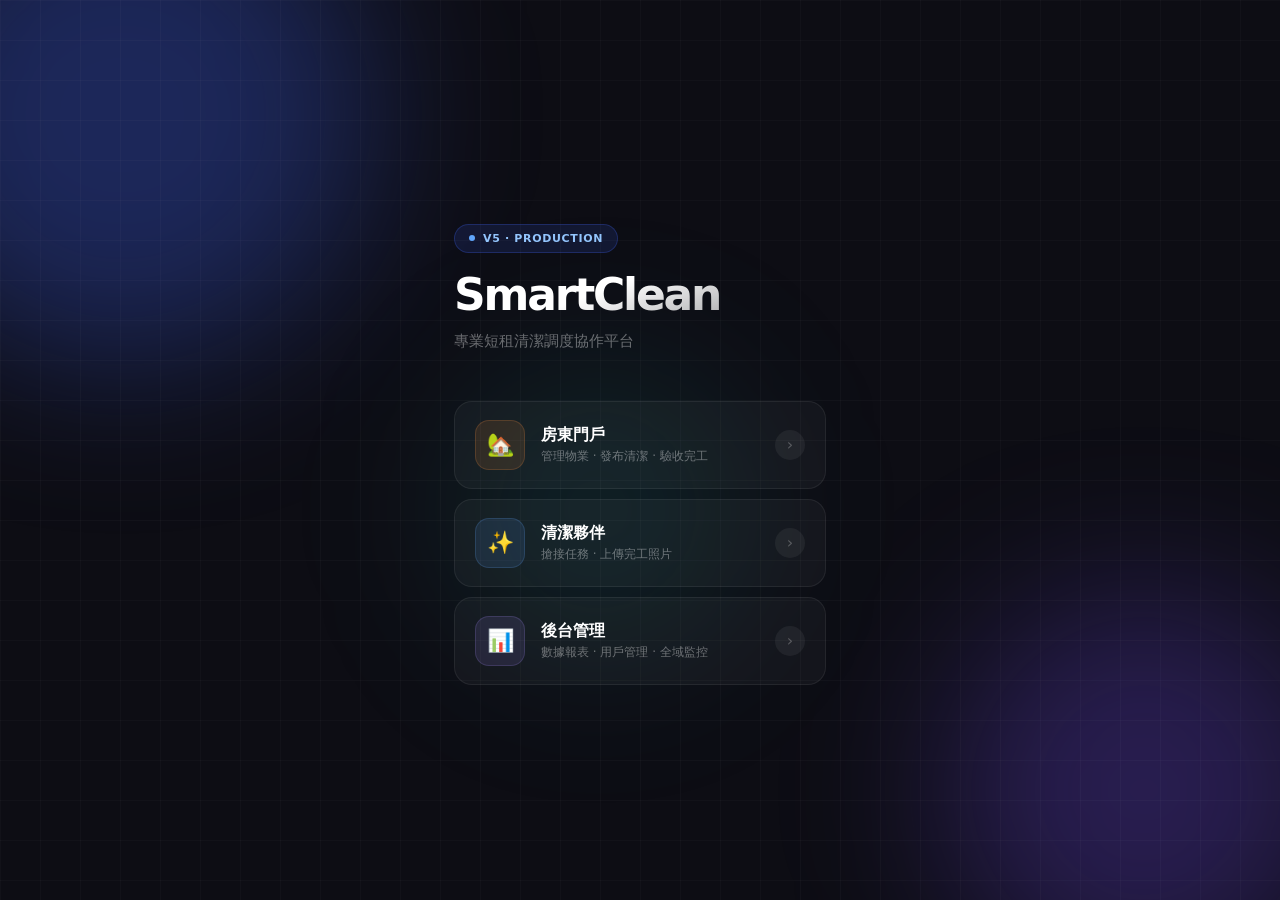
<file: static/index.html>
<!DOCTYPE html>
<html lang="zh-TW">
<head>
<meta charset="UTF-8">
<meta name="viewport" content="width=device-width,initial-scale=1,viewport-fit=cover">
<meta name="mobile-web-app-capable" content="yes">
<meta name="apple-mobile-web-app-capable" content="yes">
<meta name="apple-mobile-web-app-status-bar-style" content="black-translucent">
<meta name="theme-color" content="#0d0d14">
<link rel="icon" href="data:image/svg+xml,<svg xmlns='http://www.w3.org/2000/svg' viewBox='0 0 32 32'><rect width='32' height='32' rx='8' fill='%233b5bdb'/><text y='24' x='5' font-size='22'>&#127968;</text></svg>">
<title>SmartClean</title>
<style>
*,*::before,*::after{box-sizing:border-box;margin:0;padding:0;-webkit-tap-highlight-color:transparent}
html{height:100%}
body{min-height:100svh;display:flex;flex-direction:column;font-family:-apple-system,'Inter',system-ui,sans-serif;background:#0d0d14;color:#fff;-webkit-font-smoothing:antialiased;overflow-x:hidden}
.bg{position:fixed;inset:0;z-index:0;overflow:hidden}
.orb{position:absolute;border-radius:50%;filter:blur(80px);animation:drift 12s ease-in-out infinite}
.orb1{width:500px;height:500px;top:-15%;left:-10%;background:rgba(59,91,219,.35);animation-delay:0s}
.orb2{width:400px;height:400px;bottom:-10%;right:-5%;background:rgba(112,72,232,.28);animation-delay:-4s}
.orb3{width:300px;height:300px;top:40%;left:35%;background:rgba(32,178,170,.12);animation-delay:-8s}
@keyframes drift{0%,100%{transform:translate(0,0) scale(1)}33%{transform:translate(30px,-20px) scale(1.05)}66%{transform:translate(-20px,30px) scale(.95)}}
.grid{position:fixed;inset:0;z-index:0;background-image:linear-gradient(rgba(255,255,255,.025) 1px,transparent 1px),linear-gradient(90deg,rgba(255,255,255,.025) 1px,transparent 1px);background-size:40px 40px}
.wrap{position:relative;z-index:1;flex:1;display:flex;flex-direction:column;justify-content:center;padding:48px 24px 40px;max-width:420px;margin:0 auto;width:100%}
.logo{margin-bottom:48px}
.badge{display:inline-flex;align-items:center;gap:8px;background:rgba(59,91,219,.15);border:1px solid rgba(59,91,219,.3);padding:7px 14px;border-radius:999px;margin-bottom:20px}
.dot{width:6px;height:6px;border-radius:50%;background:#60a5fa;animation:blink 2s infinite}
@keyframes blink{0%,100%{opacity:1}50%{opacity:.3}}
.badge-t{font-size:11px;font-weight:700;color:#93c5fd;letter-spacing:.06em;text-transform:uppercase}
.title{font-size:44px;font-weight:800;letter-spacing:-.05em;line-height:1;background:linear-gradient(160deg,#fff 40%,rgba(255,255,255,.5));-webkit-background-clip:text;-webkit-text-fill-color:transparent;background-clip:text}
.sub{font-size:15px;color:rgba(255,255,255,.38);margin-top:12px;line-height:1.6}
.portals{display:flex;flex-direction:column;gap:10px}
.portal{display:flex;align-items:center;gap:16px;padding:18px 20px;border-radius:18px;border:1px solid rgba(255,255,255,.07);background:rgba(255,255,255,.035);cursor:pointer;transition:all .18s}
.portal:hover{border-color:rgba(255,255,255,.14);background:rgba(255,255,255,.07);transform:translateY(-1px)}
.portal:active{transform:scale(.97)}
.pi{width:50px;height:50px;border-radius:14px;display:flex;align-items:center;justify-content:center;font-size:22px;flex-shrink:0}
.pi-a{background:rgba(251,146,60,.12);border:1px solid rgba(251,146,60,.18)}
.pi-b{background:rgba(96,165,250,.12);border:1px solid rgba(96,165,250,.18)}
.pi-c{background:rgba(167,139,250,.12);border:1px solid rgba(167,139,250,.18)}
.pn{font-size:16px;font-weight:700;color:#fff}
.pd{font-size:12px;color:rgba(255,255,255,.38);margin-top:2px}
.pa{width:30px;height:30px;border-radius:50%;background:rgba(255,255,255,.06);display:flex;align-items:center;justify-content:center;color:rgba(255,255,255,.25);margin-left:auto;flex-shrink:0;transition:.18s}
.portal:hover .pa{background:rgba(255,255,255,.1);color:rgba(255,255,255,.6)}
.modal{display:none;position:fixed;inset:0;z-index:100;background:rgba(0,0,0,.65);backdrop-filter:blur(10px);align-items:flex-end;justify-content:center}
.modal.open{display:flex;animation:fi .2s ease}
@keyframes fi{from{opacity:0}}
.sheet{width:100%;max-width:480px;background:rgba(16,16,26,.98);border:1px solid rgba(255,255,255,.09);border-radius:26px 26px 0 0;padding:22px 22px calc(22px + env(safe-area-inset-bottom));animation:su .3s cubic-bezier(.2,1,.3,1)}
@keyframes su{from{transform:translateY(100%)}}
.hdl{width:36px;height:4px;background:rgba(255,255,255,.12);border-radius:2px;margin:0 auto 22px}
.stitle{font-size:20px;font-weight:800;letter-spacing:-.03em;text-align:center;margin-bottom:20px;color:#fff}
.field{margin-bottom:14px}
.field label{display:block;font-size:11px;font-weight:700;letter-spacing:.07em;text-transform:uppercase;color:rgba(255,255,255,.3);margin-bottom:7px}
.inp{width:100%;padding:14px 15px;background:rgba(255,255,255,.06);border:1.5px solid rgba(255,255,255,.09);border-radius:13px;font-size:15px;font-weight:500;color:#fff;outline:none;transition:.15s;font-family:inherit}
.inp::placeholder{color:rgba(255,255,255,.2)}
.inp:focus{background:rgba(255,255,255,.1);border-color:rgba(96,165,250,.5);box-shadow:0 0 0 4px rgba(59,91,219,.12)}
.btn{width:100%;padding:15px;border-radius:15px;font-size:15px;font-weight:700;letter-spacing:-.01em;border:none;cursor:pointer;transition:.15s;font-family:inherit}
.btn:active{transform:scale(.97)}
.btn:disabled{opacity:.4;cursor:not-allowed;transform:none}
.btn-p{background:#fff;color:#0d0d14}
.btn-g{background:transparent;color:rgba(255,255,255,.35);border:1.5px solid rgba(255,255,255,.08);margin-top:8px}
.toast{position:fixed;bottom:32px;left:50%;transform:translateX(-50%) translateY(12px);background:rgba(22,22,34,.96);border:1px solid rgba(255,255,255,.1);color:#fff;padding:12px 22px;border-radius:999px;font-size:14px;font-weight:600;box-shadow:0 8px 32px rgba(0,0,0,.5);opacity:0;transition:.3s cubic-bezier(.2,1,.3,1);z-index:999;white-space:nowrap;pointer-events:none}
.toast.show{opacity:1;transform:translateX(-50%) translateY(0)}
.toast.error{background:rgba(153,27,27,.97)}
.toast.success{background:rgba(20,83,45,.97)}
</style>
</head>
<body>
<div class="bg"><div class="orb orb1"></div><div class="orb orb2"></div><div class="orb orb3"></div></div>
<div class="grid"></div>
<div class="wrap">
  <div class="logo">
    <div class="badge"><div class="dot"></div><span class="badge-t">v5 · Production</span></div>
    <div class="title">SmartClean</div>
    <div class="sub">專業短租清潔調度協作平台</div>
  </div>
  <div class="portals">
    <div class="portal" onclick="openLogin('host');setTimeout(doLogin,500)">
      <div class="pi pi-a">&#127969;</div>
      <div><div class="pn">房東門戶</div><div class="pd">管理物業 · 發布清潔 · 驗收完工</div></div>
      <div class="pa">&#8250;</div>
    </div>
    <div class="portal" onclick="openLogin('cleaner');setTimeout(doLogin,500)">
      <div class="pi pi-b">&#10024;</div>
      <div><div class="pn">清潔夥伴</div><div class="pd">搶接任務 · 上傳完工照片</div></div>
      <div class="pa">&#8250;</div>
    </div>
    <div class="portal" onclick="openLogin('admin');setTimeout(doLogin,500)">
      <div class="pi pi-c">&#128202;</div>
      <div><div class="pn">後台管理</div><div class="pd">數據報表 · 用戶管理 · 全域監控</div></div>
      <div class="pa">&#8250;</div>
    </div>
  </div>
</div>
<div class="modal" id="modal" onclick="if(event.target===this)closeModal()">
  <div class="sheet">
    <div class="hdl"></div>
    <div class="stitle" id="_title">登入</div>
    <div id="_fields"></div>
    <button class="btn btn-p" id="_submit" onclick="doLogin()">進入系統</button>
    <button class="btn btn-g" onclick="closeModal()">取消</button>
  </div>
</div>
<div class="toast" id="toast"></div>
<script>
window.Auth={getToken(){return localStorage.getItem('auth_token')},setToken(t){localStorage.setItem('auth_token',t)},clear(){localStorage.clear()},headers(){const t=this.getToken();return t?{'Content-Type':'application/json','Authorization':'Bearer '+t}:{'Content-Type':'application/json'}}};
window.apiFetch=async function(p,m='GET',b=null,f=false){const o={method:m};if(f){const t=Auth.getToken();if(t)o.headers={'Authorization':'Bearer '+t};o.body=b}else{o.headers=Auth.headers();if(b)o.body=JSON.stringify(b)}const r=await fetch('/api'+p,o);if(r.status===401&&!['/','/index.html',''].includes(location.pathname)){Auth.clear();location.href='/';throw new Error('401')}let d;try{d=await r.json()}catch{d={success:false,detail:'HTTP '+r.status}}return{ok:r.ok,status:r.status,data:d}};
let _tt=null;window.showToast=function(m,t=''){const e=document.getElementById('toast');if(!e)return;e.textContent=m;e.className='toast show'+(t?' '+t:'');clearTimeout(_tt);_tt=setTimeout(()=>e.classList.remove('show'),3000)};
window.haptic=t=>navigator.vibrate&&navigator.vibrate(t==='error'?[25,15,25]:8);
function openModal(){document.getElementById('modal').classList.add('open')}
function closeModal(){document.getElementById('modal').classList.remove('open')}
let _m='';
function openLogin(mode){
  _m=mode;
  document.getElementById('_title').textContent={host:'房東登入',cleaner:'清潔夥伴登入',admin:'管理員登入'}[mode];
  if(mode==='admin'){
    document.getElementById('_fields').innerHTML='<div class="field"><label>手機號碼</label><input type="tel" id="f1" class="inp" placeholder="手機號碼" autocomplete="username" value="9999999999"></div><div class="field"><label>密碼</label><input type="password" id="f2" class="inp" placeholder="密碼" autocomplete="current-password" value="test1234" onkeydown="if(event.key===\'Enter\')doLogin()"></div>';
  }else if(mode==='host'){
    document.getElementById('_fields').innerHTML='<div class="field"><label>房東驗證碼</label><input type="text" id="f1" class="inp" placeholder="6-8 位驗證碼" autocapitalize="characters" autocomplete="off" spellcheck="false" value="1RGTSICD" oninput="this.value=this.value.toUpperCase()" onkeydown="if(event.key===\'Enter\')doLogin()"></div>';
  }else{
    document.getElementById('_fields').innerHTML='<div class="field"><label>清潔夥伴驗證碼</label><input type="text" id="f1" class="inp" placeholder="6-8 位驗證碼" autocapitalize="characters" autocomplete="off" spellcheck="false" value="JL94ZC" oninput="this.value=this.value.toUpperCase()" onkeydown="if(event.key===\'Enter\')doLogin()"></div>';
  }
  openModal();setTimeout(()=>document.getElementById('f1')?.focus(),300);
}
async function doLogin(){
  const btn=document.getElementById('_submit');btn.disabled=true;btn.textContent='驗證中…';
  try{
    if(_m==='admin'){
      const ph=(document.getElementById('f1')?.value||'').trim(),pw=document.getElementById('f2')?.value||'';
      if(!ph||!pw){showToast('請填寫帳號與密碼','error');return}
      const{ok,data}=await apiFetch('/auth/login','POST',{phone:ph,password:pw,user_type:'host'});
      if(ok&&data.data?.token){Auth.setToken(data.data.token);localStorage.setItem('admin_name',data.data.name||'管理員');showToast('登入成功','success');setTimeout(()=>location.href='/admin',400)}
      else showToast(data.detail||'帳號或密碼錯誤','error');
    }else{
      const c=(document.getElementById('f1')?.value||'').trim();
      if(!c){showToast('請輸入驗證碼','error');return}
      const{ok,data}=await apiFetch('/auth/login-by-code','POST',{code:c,user_type:_m});
      if(ok&&data.data?.token){
        const d=data.data;Auth.setToken(d.token);
        if(_m==='host'){localStorage.setItem('host_id',d.user_id);localStorage.setItem('host_phone',d.phone);localStorage.setItem('host_name',d.name);showToast('登入成功','success');setTimeout(()=>location.href='/host',400)}
        else{localStorage.setItem('cleaner_id',d.user_id);localStorage.setItem('cleaner_name',d.name);showToast('登入成功','success');setTimeout(()=>location.href='/cleaner',400)}
      }else showToast(data.detail||'驗證碼錯誤','error');
    }
  }catch(e){if(e.message!=='401')showToast('網路錯誤','error')}
  finally{btn.disabled=false;btn.textContent='進入系統'}
}
</script>
</body>
</html>
</file>
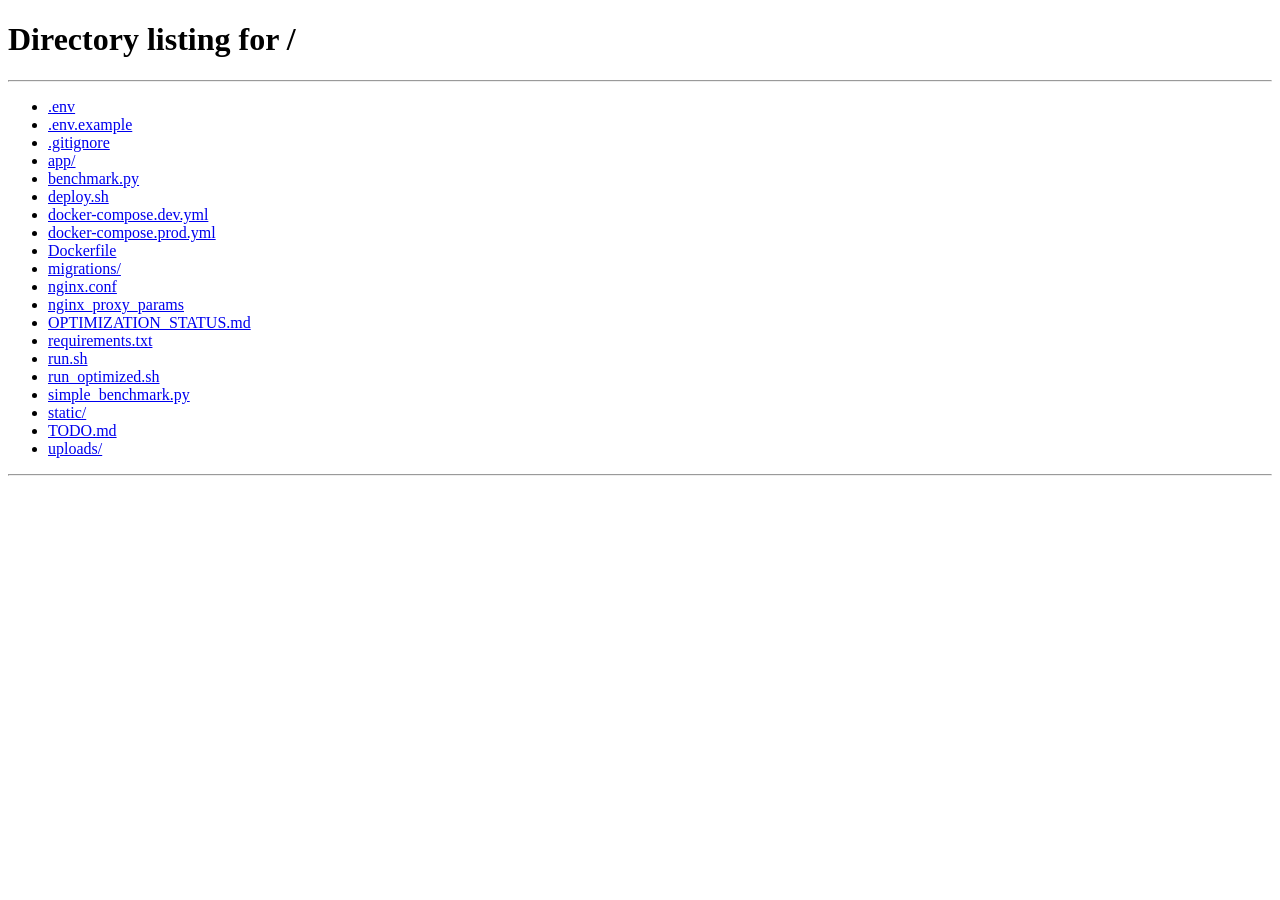
<file: static/admin.html>
<!DOCTYPE html>
<html lang="zh-TW">
<head>
<meta charset="UTF-8">
<meta name="viewport" content="width=device-width,initial-scale=1,viewport-fit=cover">
<meta name="mobile-web-app-capable" content="yes">
<meta name="apple-mobile-web-app-capable" content="yes">
<meta name="theme-color" content="#f4f4f8">
<link rel="icon" href="data:image/svg+xml,<svg xmlns='http://www.w3.org/2000/svg' viewBox='0 0 32 32'><rect width='32' height='32' rx='8' fill='%233b5bdb'/><text y='24' x='4' font-size='22'>&#128202;</text></svg>">
<title>後台管理 – SmartClean</title>
<style>

/* SmartClean 2025 — Bold, Dark-Capable Design System */
*,*::before,*::after{box-sizing:border-box;margin:0;padding:0;-webkit-tap-highlight-color:transparent}
html{scroll-behavior:smooth}
body{font-family:-apple-system,'Inter',system-ui,sans-serif;background:#f4f4f8;color:#111118;-webkit-font-smoothing:antialiased;line-height:1.5;min-height:100svh}

/* ── Loading ── */
#_ov{display:none;position:fixed;inset:0;z-index:9999;background:rgba(10,10,18,.6);backdrop-filter:blur(6px);align-items:center;justify-content:center;flex-direction:column;gap:14px}
._sp{width:38px;height:38px;border:3px solid rgba(255,255,255,.2);border-top-color:#fff;border-radius:50%;animation:_s .7s linear infinite}
@keyframes _s{to{transform:rotate(360deg)}}
#_ov span{color:#fff;font-size:14px;font-weight:600}

/* ── Toast ── */
.toast{position:fixed;bottom:calc(88px + env(safe-area-inset-bottom));left:50%;transform:translateX(-50%) translateY(12px);background:#111118;color:#fff;padding:12px 22px;border-radius:999px;font-size:14px;font-weight:600;box-shadow:0 8px 32px rgba(0,0,0,.18);opacity:0;transition:.3s cubic-bezier(.2,1,.3,1);z-index:9998;white-space:nowrap;pointer-events:none;border:1px solid rgba(255,255,255,.08)}
.toast.show{opacity:1;transform:translateX(-50%) translateY(0)}
.toast.error{background:#b91c1c}
.toast.success{background:#166534}

/* ── Header ── */
.hdr{position:sticky;top:0;z-index:100;display:flex;align-items:center;justify-content:space-between;padding:calc(env(safe-area-inset-top)+12px) 18px 12px;background:rgba(244,244,248,.9);backdrop-filter:blur(20px) saturate(1.8);-webkit-backdrop-filter:blur(20px) saturate(1.8);border-bottom:1px solid rgba(0,0,0,.07)}
.hdr-title{font-size:17px;font-weight:700;letter-spacing:-.025em}
.hdr-btn{padding:7px 15px;border-radius:999px;border:1.5px solid rgba(0,0,0,.1);background:#fff;font-size:13px;font-weight:600;color:#444;cursor:pointer;transition:.15s;font-family:inherit}
.hdr-btn:active{background:#f0f0f4}

/* ── Cards ── */
.card{background:#fff;border-radius:20px;padding:18px;box-shadow:0 1px 3px rgba(0,0,0,.06),0 4px 12px rgba(0,0,0,.04);border:1px solid rgba(0,0,0,.05)}
.card+.card{margin-top:10px}

/* ── Stats ── */
.stats{display:grid;gap:10px;padding:14px 16px 0}
.stat{background:#fff;border-radius:18px;padding:16px;box-shadow:0 1px 3px rgba(0,0,0,.05),0 4px 12px rgba(0,0,0,.03);border:1px solid rgba(0,0,0,.05);cursor:default}
.stat-n{font-size:26px;font-weight:800;letter-spacing:-.04em;line-height:1}
.stat-l{font-size:11px;font-weight:600;color:#888;margin-top:5px;text-transform:uppercase;letter-spacing:.03em}

/* ── Badges ── */
.badge{display:inline-flex;align-items:center;gap:5px;padding:4px 10px;border-radius:999px;font-size:11px;font-weight:700;letter-spacing:.02em}
.badge::before{content:'';width:5px;height:5px;border-radius:50%;flex-shrink:0}
.b-open{background:#fff7ed;color:#c2410c}.b-open::before{background:#f97316}
.b-accepted{background:#eff6ff;color:#1d4ed8}.b-accepted::before{background:#3b82f6}
.b-arrived{background:#fdf4ff;color:#7e22ce}.b-arrived::before{background:#a855f7}
.b-completed{background:#f0fdf4;color:#15803d}.b-completed::before{background:#22c55e}
.b-cancelled{background:#f9fafb;color:#6b7280}.b-cancelled::before{background:#9ca3af}
.b-verified{background:#ecfdf5;color:#065f46}.b-verified::before{background:#10b981}

/* ── Inputs ── */
.field{margin-bottom:16px}
.field label{display:block;font-size:11px;font-weight:700;letter-spacing:.06em;text-transform:uppercase;color:#888;margin-bottom:7px}
.input{width:100%;padding:13px 15px;background:#f4f4f8;border:1.5px solid transparent;border-radius:13px;font-size:15px;font-weight:500;color:#111118;outline:none;transition:.15s;font-family:inherit}
.input::placeholder{color:#aaa}
.input:focus{background:#fff;border-color:#3b5bdb;box-shadow:0 0 0 3px rgba(59,91,219,.1)}
textarea.input{resize:none;line-height:1.5}
select.input{cursor:pointer}

/* ── Buttons ── */
.btn{width:100%;padding:15px;border-radius:16px;font-size:15px;font-weight:700;letter-spacing:-.01em;border:none;cursor:pointer;transition:.15s;font-family:inherit}
.btn:active{transform:scale(.97);opacity:.9}
.btn:disabled{opacity:.4;cursor:not-allowed;transform:none}
.btn-primary{background:#111118;color:#fff}
.btn-blue{background:#3b5bdb;color:#fff}
.btn-ghost{background:transparent;color:#888;border:1.5px solid rgba(0,0,0,.1)}

/* ── Action row ── */
.actions{display:flex;gap:8px;margin-top:14px;padding-top:14px;border-top:1px solid #f0f0f4}
.act{flex:1;padding:10px;border-radius:12px;border:none;font-size:13px;font-weight:700;cursor:pointer;transition:.15s;font-family:inherit}
.act:active{transform:scale(.95)}
.act-blue{background:#eff6ff;color:#1d4ed8}
.act-red{background:#fef2f2;color:#dc2626}
.act-green{background:#f0fdf4;color:#15803d}

/* ── Bottom nav ── */
.nav{position:fixed;bottom:0;left:0;right:0;z-index:100;display:flex;background:rgba(244,244,248,.92);backdrop-filter:blur(20px) saturate(1.8);-webkit-backdrop-filter:blur(20px) saturate(1.8);border-top:1px solid rgba(0,0,0,.07);padding:8px 8px calc(8px + env(safe-area-inset-bottom))}
.nav-item{flex:1;display:flex;flex-direction:column;align-items:center;gap:3px;padding:8px 4px;border:none;background:none;border-radius:12px;color:#888;font-size:10px;font-weight:700;letter-spacing:.03em;cursor:pointer;transition:.15s;text-transform:uppercase;font-family:inherit}
.nav-item .ni{font-size:21px;line-height:1}
.nav-item.on{color:#3b5bdb}

/* ── FAB ── */
.fab{position:fixed;bottom:calc(76px + env(safe-area-inset-bottom));right:18px;width:54px;height:54px;border-radius:18px;background:#111118;color:#fff;border:none;font-size:26px;display:flex;align-items:center;justify-content:center;box-shadow:0 4px 20px rgba(0,0,0,.2);z-index:200;cursor:pointer;transition:transform .3s cubic-bezier(.34,1.56,.64,1);font-family:inherit}
.fab:active{transform:scale(.88) rotate(45deg)}

/* ── Segment ── */
.seg{display:flex;background:rgba(0,0,0,.06);padding:4px;border-radius:15px;margin:0 16px 16px;gap:4px}
.seg-btn{flex:1;padding:10px 8px;border:none;background:transparent;border-radius:12px;font-size:13px;font-weight:700;color:#888;cursor:pointer;transition:.2s;font-family:inherit}
.seg-btn.on{background:#fff;color:#111118;box-shadow:0 1px 4px rgba(0,0,0,.1)}

/* ── Chips ── */
.chips{display:flex;gap:6px;overflow-x:auto;padding:0 16px 14px;scrollbar-width:none}
.chips::-webkit-scrollbar{display:none}
.chip{flex-shrink:0;padding:8px 16px;border-radius:999px;border:1.5px solid rgba(0,0,0,.08);background:#fff;font-size:13px;font-weight:600;color:#666;white-space:nowrap;cursor:pointer;transition:.15s;font-family:inherit}
.chip.on{background:#111118;color:#fff;border-color:#111118}

/* ── Info rows ── */
.row{display:flex;align-items:center;gap:8px;font-size:13px;font-weight:500;color:#666;margin-top:7px;line-height:1.4}
.row a{color:#3b5bdb;text-decoration:none;font-weight:600}

/* ── Note block ── */
.note{background:#eff6ff;border-left:3px solid #3b5bdb;border-radius:0 10px 10px 0;padding:10px 12px;margin-top:10px;font-size:13px;color:#111118}
.note-lbl{font-size:10px;font-weight:800;color:#3b5bdb;letter-spacing:.05em;text-transform:uppercase;margin-bottom:4px}

/* ── Map link ── */
.maplink{display:inline-flex;align-items:center;gap:6px;padding:9px 14px;border-radius:12px;background:#eff6ff;color:#1d4ed8;text-decoration:none;font-size:13px;font-weight:700;margin-top:10px}

/* ── Photo strip ── */
.strip{display:flex;gap:6px;overflow-x:auto;padding:8px 0;scrollbar-width:none}
.strip::-webkit-scrollbar{display:none}
.strip img{width:68px;height:68px;border-radius:12px;object-fit:cover;flex-shrink:0;border:2px solid #fff;box-shadow:0 2px 8px rgba(0,0,0,.1)}

/* ── Empty ── */
.empty{display:flex;flex-direction:column;align-items:center;padding:56px 20px;text-align:center;color:#888}
.empty .ei{font-size:48px;margin-bottom:14px;opacity:.5}
.empty .et{font-size:16px;font-weight:700;color:#444}
.empty .es{font-size:13px;margin-top:4px}

/* ── Modal sheet ── */
.modal{display:none;position:fixed;inset:0;z-index:1000;background:rgba(0,0,0,.45);backdrop-filter:blur(8px);align-items:flex-end;justify-content:center}
.modal.open{animation:_oi .2s ease both}
@keyframes _oi{from{opacity:0}}
.sheet{background:#fff;width:100%;max-width:500px;border-radius:24px 24px 0 0;padding:24px 22px calc(22px + env(safe-area-inset-bottom));max-height:92svh;overflow-y:auto;animation:_su .32s cubic-bezier(.2,1,.3,1)}
@keyframes _su{from{transform:translateY(100%)}}
.hdl{width:36px;height:4px;background:#e5e5ea;border-radius:2px;margin:0 auto 22px}
.stitle{font-size:20px;font-weight:800;letter-spacing:-.03em;text-align:center;margin-bottom:20px}

/* ── Price ── */
.price{font-size:22px;font-weight:800;color:#f97316;letter-spacing:-.03em}
.price::before{content:'$';font-size:14px;color:#aaa;margin-right:1px}

/* ── Utilities ── */
.g2{display:grid;grid-template-columns:1fr 1fr;gap:10px}
.g3{display:grid;grid-template-columns:1fr 1fr 1fr;gap:8px}
.pb-nav{padding-bottom:calc(76px + env(safe-area-inset-bottom))}
.section{padding:14px 16px 0}


.dash{display:grid;grid-template-columns:1.3fr 1fr;gap:10px;padding:14px 16px 0}
.hero{background:#111118;color:#fff;border-radius:20px;padding:20px 18px;position:relative;overflow:hidden}
.hero::after{content:'';position:absolute;top:-30%;right:-10%;width:120px;height:120px;background:#3b5bdb;filter:blur(50px);opacity:.4;border-radius:50%}
.hero-l{font-size:10px;opacity:.45;font-weight:700;text-transform:uppercase;letter-spacing:.08em;margin-bottom:8px}
.hero-v{font-size:32px;font-weight:800;letter-spacing:-.04em}
.mini-col{display:grid;grid-template-rows:1fr 1fr;gap:10px}
.mini{background:#fff;border-radius:18px;padding:13px;text-align:center;border:1px solid rgba(0,0,0,.05);box-shadow:0 1px 3px rgba(0,0,0,.05)}
.mini-n{font-size:22px;font-weight:800;color:#3b5bdb;letter-spacing:-.03em}
.mini-l{font-size:10px;color:#888;font-weight:600;margin-top:3px;text-transform:uppercase;letter-spacing:.03em}
.id-card{background:#fff;border-radius:20px;padding:16px;margin-bottom:10px;border:1px solid rgba(0,0,0,.05);box-shadow:0 1px 3px rgba(0,0,0,.05),0 4px 12px rgba(0,0,0,.03);animation:ci .4s cubic-bezier(.2,1,.3,1) both}
@keyframes ci{from{opacity:0;transform:translateY(12px)}}
.av{width:44px;height:44px;border-radius:14px;background:#eff6ff;color:#3b5bdb;font-size:18px;font-weight:800;display:flex;align-items:center;justify-content:center;flex-shrink:0}
.kv{background:#f4f4f8;border-radius:12px;padding:9px 12px;display:flex;justify-content:space-between;align-items:center;margin-bottom:10px}
.kv-l{font-size:10px;font-weight:800;color:#888;text-transform:uppercase;letter-spacing:.06em}
.kv-v{font-family:monospace;font-weight:800;color:#3b5bdb;font-size:13px}

</style>
</head>
<body class="pb-nav">
<div id="_ov" style="display:none"><div class="_sp"></div><span>載入中...</span></div>

<header class="hdr"><span class="hdr-title">後台管理</span><button class="hdr-btn" onclick="doLogout()">登出</button></header>
<div class="dash">
  <div class="hero"><div class="hero-l">Total Revenue</div><div class="hero-v" id="dRev">$0</div></div>
  <div class="mini-col">
    <div class="mini"><div class="mini-n" id="dOrd">0</div><div class="mini-l">訂單數</div></div>
    <div class="mini"><div class="mini-n" id="dUsr">0</div><div class="mini-l">用戶數</div></div>
  </div>
</div>
<div class="chips" style="margin-top:14px">
  <div class="chip on" onclick="switchTab('cleaners',this)">🧽 清潔夥伴</div>
  <div class="chip"    onclick="switchTab('hosts',this)">🏠 房東客戶</div>
  <div class="chip"    onclick="switchTab('orders',this)">📑 訂單</div>
</div>
<div class="section" id="_list"></div>
<button class="fab" id="_fab" onclick="openAdd()">+</button>
<div class="modal" id="modal" onclick="if(event.target===this)closeModal()">
  <div class="sheet">
    <div class="hdl"></div>
    <div class="stitle" id="_mt">編輯</div>
    <input type="hidden" id="_eid"><input type="hidden" id="_ety">
    <div class="field"><label>姓名</label><input type="text" id="_en" class="input" placeholder="姓名"></div>
    <div class="field"><label>電話</label><input type="tel" id="_ep" class="input" placeholder="電話"></div>
    <div id="_pwd" class="field"><label>密碼（新增必填）</label><input type="password" id="_ew" class="input" placeholder="設定密碼"></div>
    <p style="font-size:12px;color:#888;margin-bottom:14px">※ 驗證碼由系統自動生成</p>
    <button class="btn btn-primary" id="_submit" data-label="儲存" onclick="doSave()">儲存</button>
    <button class="btn btn-ghost" onclick="closeModal()" style="margin-top:8px">取消</button>
  </div>
</div>

<div class="toast" id="toast"></div>
<script>
window.Auth={getToken(){return localStorage.getItem('auth_token')},setToken(t){localStorage.setItem('auth_token',t)},clear(){localStorage.clear()},headers(){const t=this.getToken();return t?{'Content-Type':'application/json','Authorization':'Bearer '+t}:{'Content-Type':'application/json'}}};
window.apiFetch=async function(path,method='GET',body=null,isForm=false){const opts={method};if(isForm){const t=Auth.getToken();if(t)opts.headers={'Authorization':'Bearer '+t};opts.body=body}else{opts.headers=Auth.headers();if(body)opts.body=JSON.stringify(body)}const res=await fetch('/api'+path,opts);if(res.status===401&&!['/','/index.html',''].includes(location.pathname)){Auth.clear();location.href='/';throw new Error('401')}let data;try{data=await res.json()}catch{data={success:false,detail:'HTTP '+res.status+': '+res.statusText}}return{ok:res.ok,status:res.status,data}};
let _tt=null;window.showToast=function(msg,type=''){const el=document.getElementById('toast');if(!el)return;el.textContent=msg;el.className='toast show'+(type?' '+type:'');clearTimeout(_tt);_tt=setTimeout(()=>el.classList.remove('show'),3200)};
window.showLoading=function(txt){const o=document.getElementById('_ov');if(!o)return;const s=o.querySelector('span');if(s)s.textContent=txt||'載入中...';o.style.display='flex';document.body.style.overflow='hidden'};
window.hideLoading=function(){const o=document.getElementById('_ov');if(!o)return;o.style.display='none';document.body.style.overflow=''};
window.openModal=function(id='modal'){const m=document.getElementById(id);if(!m)return;m.querySelectorAll('#_submit,[data-submit]').forEach(b=>{b.disabled=false;if(b.dataset.label)b.textContent=b.dataset.label});m.style.display='flex';requestAnimationFrame(()=>m.classList.add('open'))};
window.closeModal=function(id='modal'){const m=document.getElementById(id);if(!m)return;m.classList.remove('open');setTimeout(()=>m.style.display='none',300)};
window.esc=window.e=function(s){if(s==null)return'';return String(s).replace(/&/g,'&amp;').replace(/</g,'&lt;').replace(/>/g,'&gt;').replace(/"/g,'&quot;').replace(/'/g,'&#039;')};
window.fmtDateTime=function(iso){if(!iso)return'—';try{const d=new Date(iso);if(isNaN(d))return iso;const n=new Date(),h=(n-d)/3600000;if(h<1)return Math.floor((n-d)/60000)+'分鐘前';if(h<24)return Math.floor(h)+'小時前';return d.toLocaleDateString('zh-TW',{month:'2-digit',day:'2-digit'})+' '+d.toLocaleTimeString('zh-TW',{hour:'2-digit',minute:'2-digit'})}catch{return iso}};
window.fmtPrice=n=>'$'+Number(n||0).toLocaleString();
window.haversine=function(a,b,c,d){const R=6371,r=x=>x*Math.PI/180,v=Math.sin(r(c-a)/2)**2+Math.cos(r(a))*Math.cos(r(c))*Math.sin(r(d-b)/2)**2;return R*2*Math.atan2(Math.sqrt(v),Math.sqrt(1-v))};
let _loc=null;window.getLocation=()=>new Promise(res=>{if(_loc){res(_loc);return}if(!navigator.geolocation){res(null);return}const t=setTimeout(()=>res(null),4000);navigator.geolocation.getCurrentPosition(p=>{clearTimeout(t);_loc={lat:p.coords.latitude,lng:p.coords.longitude};res(_loc)},()=>{clearTimeout(t);res(null)},{timeout:4000,maximumAge:60000})});
window.haptic=t=>navigator.vibrate&&navigator.vibrate(t==='error'?[25,15,25]:8);


if(!Auth.getToken()){location.href='/';throw 0}
function doLogout(){Auth.clear();location.href='/'}
let curTab='cleaners';
function switchTab(tab,el){curTab=tab;document.querySelectorAll('.chips .chip').forEach(c=>c.classList.remove('on'));el.classList.add('on');document.getElementById('_fab').style.display=tab==='orders'?'none':'';loadData()}
async function loadData(){
  showLoading('載入資料…');
  try{
    const[o,c,h]=await Promise.all([apiFetch('/orders?status=all&limit=200'),apiFetch('/cleaners'),apiFetch('/hosts')]);
    const orders=o.data?.data||[],cleaners=c.data?.data||[],hosts=h.data?.data||[];
    const rev=orders.filter(x=>x.status==='completed').reduce((s,x)=>s+(+x.price||0),0);
    document.getElementById('dRev').textContent='$'+rev.toLocaleString();
    document.getElementById('dOrd').textContent=orders.length;
    document.getElementById('dUsr').textContent=cleaners.length+hosts.length;
    const el=document.getElementById('_list');
    const SB={open:'b-open',accepted:'b-accepted',arrived:'b-arrived',completed:'b-completed',cancelled:'b-cancelled'};
    const SL={open:'待接',accepted:'進行',arrived:'清潔',completed:'完成',cancelled:'取消'};
    if(curTab==='orders'){
      el.innerHTML=orders.length?orders.map((o,i)=>`
        <div class="id-card" style="animation-delay:${i*.025}s">
          <div style="display:flex;align-items:center;gap:12px;margin-bottom:12px">
            <div class="av">${(o.property_name||'訂').charAt(0)}</div>
            <div style="flex:1"><div style="font-size:15px;font-weight:700">${e(o.property_name)||'未命名'}</div><div class="row" style="margin:0">📍 ${e(o.property_address||'—')}</div></div>
            <span class="badge ${SB[o.status]||''}">${SL[o.status]||o.status}</span>
          </div>
          <div style="display:grid;grid-template-columns:1fr 1fr;gap:8px;margin-bottom:10px">
            <div class="kv" style="margin:0"><span class="kv-l">退房</span><span style="font-size:12px;font-weight:700">${fmtDateTime(o.checkout_time)}</span></div>
            <div class="kv" style="margin:0"><span class="kv-l">金額</span><span class="kv-v" style="color:#f97316">$${o.price||0}</span></div>
          </div>
          ${o.cleaner_name?`<div class="kv"><span class="kv-l">清潔員</span><span class="kv-v">${e(o.cleaner_name)}</span></div>`:''}
          <div class="actions"><button class="act act-red" onclick="delOrder(${o.id})">🗑️ 刪除</button></div>
        </div>`).join(''):'<div class="empty"><div class="ei">📋</div><div class="et">暫無訂單</div></div>';
      return;
    }
    const list=curTab==='cleaners'?cleaners:hosts;
    el.innerHTML=list.length?list.map((u,i)=>`
      <div class="id-card" style="animation-delay:${i*.025}s">
        <div style="display:flex;align-items:center;gap:14px;margin-bottom:14px">
          <div class="av">${(u.name||'?').charAt(0)}</div>
          <div><div style="font-size:16px;font-weight:700">${e(u.name)}</div><div class="row" style="margin:0">📞 ${e(u.phone)}</div></div>
        </div>
        <div class="kv"><span class="kv-l">Access Key</span><span class="kv-v">${e(u.code)||'—'}</span></div>
        ${curTab==='cleaners'?`<div style="display:grid;grid-template-columns:repeat(3,1fr);gap:6px;margin-bottom:12px">
          <div class="kv" style="margin:0;flex-direction:column;text-align:center;gap:3px"><span class="kv-l">任務</span><b>${u.total_jobs||0}</b></div>
          <div class="kv" style="margin:0;flex-direction:column;text-align:center;gap:3px"><span class="kv-l">評分</span><b>${u.rating||5.0}</b></div>
          <div class="kv" style="margin:0;flex-direction:column;text-align:center;gap:3px"><span class="kv-l">狀態</span><b style="font-size:11px">${u.status||'—'}</b></div>
        </div>`:''}
        <div class="actions">
          <button class="act act-blue" onclick="openEdit('${curTab}',${u.id},'${e(u.name)}','${e(u.phone)}')">✏️ 編輯</button>
          <button class="act act-red"  onclick="doDel(${u.id})">🗑️ 刪除</button>
        </div>
      </div>`).join(''):`<div class="empty"><div class="ei">&#128100;</div><div class="et">暫無${curTab==='cleaners'?'清潔夥伴':'房東客戶'}</div><div class="es">點擊 + 新增</div></div>`;
  }catch(err){if(err.message!=='401')showToast('載入失敗','error')}
  finally{hideLoading()}
}
async function delOrder(id){if(!confirm('確定刪除此訂單？'))return;const{ok}=await apiFetch('/orders/'+id,'DELETE');if(ok){showToast('已刪除','success');loadData()}else showToast('刪除失敗','error')}
async function doDel(id){if(!confirm('確定永久刪除此帳號？'))return;const{ok}=await apiFetch('/'+curTab+'/'+id,'DELETE');if(ok){showToast('已刪除','success');loadData()}else showToast('刪除失敗','error')}
function openAdd(){document.getElementById('_mt').textContent=curTab==='cleaners'?'新增清潔夥伴':'新增房東';document.getElementById('_ety').value=curTab;document.getElementById('_eid').value='';document.getElementById('_en').value='';document.getElementById('_ep').value='';document.getElementById('_ew').value='';document.getElementById('_pwd').style.display='';const btn=document.getElementById('_submit');btn.dataset.label='新增';btn.textContent='新增';openModal()}
function openEdit(type,id,name,phone){document.getElementById('_mt').textContent=type==='cleaners'?'編輯清潔夥伴':'編輯房東';document.getElementById('_ety').value=type;document.getElementById('_eid').value=id;document.getElementById('_en').value=name;document.getElementById('_ep').value=phone;document.getElementById('_pwd').style.display='none';const btn=document.getElementById('_submit');btn.dataset.label='儲存';btn.textContent='儲存';openModal()}
async function doSave(){
  const type=document.getElementById('_ety').value,id=document.getElementById('_eid').value,name=document.getElementById('_en').value.trim(),phone=document.getElementById('_ep').value.trim(),pw=document.getElementById('_ew').value;
  if(!name||!phone){showToast('請填寫姓名和電話','error');return}
  const btn=document.getElementById('_submit');btn.disabled=true;btn.textContent='處理中…';
  try{
    if(id){const{ok}=await apiFetch('/'+type+'/'+id,'PUT',{name,phone});if(ok){showToast('已更新','success');closeModal();loadData()}else showToast('更新失敗','error')}
    else{if(!pw){showToast('請設定密碼','error');return}const{ok,data}=await apiFetch('/'+type,'POST',{name,phone,password:pw});if(ok){showToast('新增成功！驗證碼: '+(data.data?.code||'—'),'success');closeModal();loadData()}else showToast(data.detail||'新增失敗','error')}
  }finally{btn.disabled=false;btn.textContent=btn.dataset.label||'儲存'}
}
loadData();

</script>
</body>
</html>
</file>
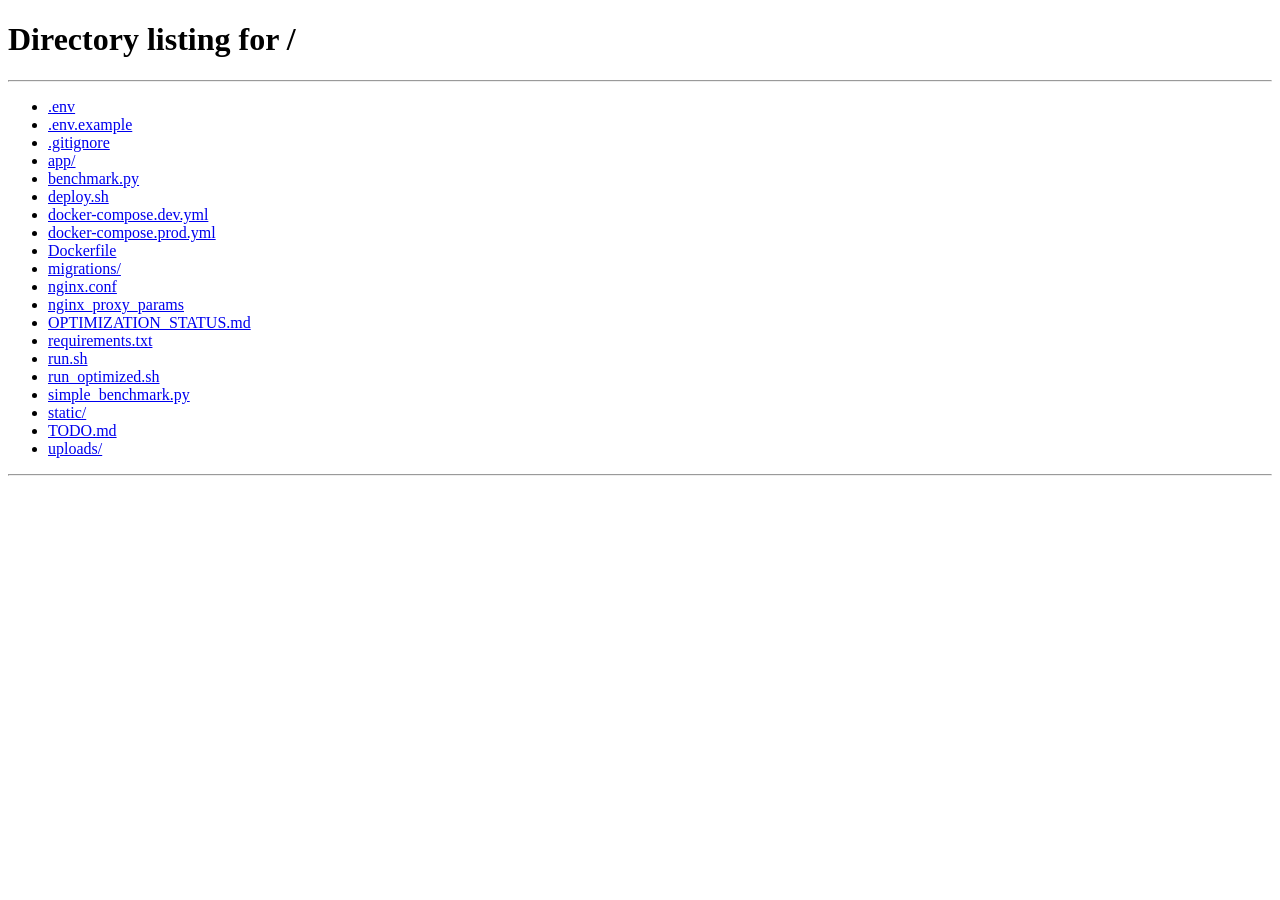
<file: static/cleaner.html>
<!DOCTYPE html>
<html lang="zh-TW">
<head>
<meta charset="UTF-8">
<meta name="viewport" content="width=device-width,initial-scale=1,viewport-fit=cover">
<meta name="mobile-web-app-capable" content="yes">
<meta name="apple-mobile-web-app-capable" content="yes">
<meta name="theme-color" content="#f4f4f8">
<link rel="icon" href="data:image/svg+xml,<svg xmlns='http://www.w3.org/2000/svg' viewBox='0 0 32 32'><rect width='32' height='32' rx='8' fill='%233b5bdb'/><text y='24' x='4' font-size='22'>&#10024;</text></svg>">
<title>清潔夥伴 – SmartClean</title>
<style>

/* SmartClean 2025 — Bold, Dark-Capable Design System */
*,*::before,*::after{box-sizing:border-box;margin:0;padding:0;-webkit-tap-highlight-color:transparent}
html{scroll-behavior:smooth}
body{font-family:-apple-system,'Inter',system-ui,sans-serif;background:#f4f4f8;color:#111118;-webkit-font-smoothing:antialiased;line-height:1.5;min-height:100svh}

/* ── Loading ── */
#_ov{display:none;position:fixed;inset:0;z-index:9999;background:rgba(10,10,18,.6);backdrop-filter:blur(6px);align-items:center;justify-content:center;flex-direction:column;gap:14px}
._sp{width:38px;height:38px;border:3px solid rgba(255,255,255,.2);border-top-color:#fff;border-radius:50%;animation:_s .7s linear infinite}
@keyframes _s{to{transform:rotate(360deg)}}
#_ov span{color:#fff;font-size:14px;font-weight:600}

/* ── Toast ── */
.toast{position:fixed;bottom:calc(88px + env(safe-area-inset-bottom));left:50%;transform:translateX(-50%) translateY(12px);background:#111118;color:#fff;padding:12px 22px;border-radius:999px;font-size:14px;font-weight:600;box-shadow:0 8px 32px rgba(0,0,0,.18);opacity:0;transition:.3s cubic-bezier(.2,1,.3,1);z-index:9998;white-space:nowrap;pointer-events:none;border:1px solid rgba(255,255,255,.08)}
.toast.show{opacity:1;transform:translateX(-50%) translateY(0)}
.toast.error{background:#b91c1c}
.toast.success{background:#166534}

/* ── Header ── */
.hdr{position:sticky;top:0;z-index:100;display:flex;align-items:center;justify-content:space-between;padding:calc(env(safe-area-inset-top)+12px) 18px 12px;background:rgba(244,244,248,.9);backdrop-filter:blur(20px) saturate(1.8);-webkit-backdrop-filter:blur(20px) saturate(1.8);border-bottom:1px solid rgba(0,0,0,.07)}
.hdr-title{font-size:17px;font-weight:700;letter-spacing:-.025em}
.hdr-btn{padding:7px 15px;border-radius:999px;border:1.5px solid rgba(0,0,0,.1);background:#fff;font-size:13px;font-weight:600;color:#444;cursor:pointer;transition:.15s;font-family:inherit}
.hdr-btn:active{background:#f0f0f4}

/* ── Cards ── */
.card{background:#fff;border-radius:20px;padding:18px;box-shadow:0 1px 3px rgba(0,0,0,.06),0 4px 12px rgba(0,0,0,.04);border:1px solid rgba(0,0,0,.05)}
.card+.card{margin-top:10px}

/* ── Stats ── */
.stats{display:grid;gap:10px;padding:14px 16px 0}
.stat{background:#fff;border-radius:18px;padding:16px;box-shadow:0 1px 3px rgba(0,0,0,.05),0 4px 12px rgba(0,0,0,.03);border:1px solid rgba(0,0,0,.05);cursor:default}
.stat-n{font-size:26px;font-weight:800;letter-spacing:-.04em;line-height:1}
.stat-l{font-size:11px;font-weight:600;color:#888;margin-top:5px;text-transform:uppercase;letter-spacing:.03em}

/* ── Badges ── */
.badge{display:inline-flex;align-items:center;gap:5px;padding:4px 10px;border-radius:999px;font-size:11px;font-weight:700;letter-spacing:.02em}
.badge::before{content:'';width:5px;height:5px;border-radius:50%;flex-shrink:0}
.b-open{background:#fff7ed;color:#c2410c}.b-open::before{background:#f97316}
.b-accepted{background:#eff6ff;color:#1d4ed8}.b-accepted::before{background:#3b82f6}
.b-arrived{background:#fdf4ff;color:#7e22ce}.b-arrived::before{background:#a855f7}
.b-completed{background:#f0fdf4;color:#15803d}.b-completed::before{background:#22c55e}
.b-cancelled{background:#f9fafb;color:#6b7280}.b-cancelled::before{background:#9ca3af}
.b-verified{background:#ecfdf5;color:#065f46}.b-verified::before{background:#10b981}

/* ── Inputs ── */
.field{margin-bottom:16px}
.field label{display:block;font-size:11px;font-weight:700;letter-spacing:.06em;text-transform:uppercase;color:#888;margin-bottom:7px}
.input{width:100%;padding:13px 15px;background:#f4f4f8;border:1.5px solid transparent;border-radius:13px;font-size:15px;font-weight:500;color:#111118;outline:none;transition:.15s;font-family:inherit}
.input::placeholder{color:#aaa}
.input:focus{background:#fff;border-color:#3b5bdb;box-shadow:0 0 0 3px rgba(59,91,219,.1)}
textarea.input{resize:none;line-height:1.5}
select.input{cursor:pointer}

/* ── Buttons ── */
.btn{width:100%;padding:15px;border-radius:16px;font-size:15px;font-weight:700;letter-spacing:-.01em;border:none;cursor:pointer;transition:.15s;font-family:inherit}
.btn:active{transform:scale(.97);opacity:.9}
.btn:disabled{opacity:.4;cursor:not-allowed;transform:none}
.btn-primary{background:#111118;color:#fff}
.btn-blue{background:#3b5bdb;color:#fff}
.btn-ghost{background:transparent;color:#888;border:1.5px solid rgba(0,0,0,.1)}

/* ── Action row ── */
.actions{display:flex;gap:8px;margin-top:14px;padding-top:14px;border-top:1px solid #f0f0f4}
.act{flex:1;padding:10px;border-radius:12px;border:none;font-size:13px;font-weight:700;cursor:pointer;transition:.15s;font-family:inherit}
.act:active{transform:scale(.95)}
.act-blue{background:#eff6ff;color:#1d4ed8}
.act-red{background:#fef2f2;color:#dc2626}
.act-green{background:#f0fdf4;color:#15803d}

/* ── Bottom nav ── */
.nav{position:fixed;bottom:0;left:0;right:0;z-index:100;display:flex;background:rgba(244,244,248,.92);backdrop-filter:blur(20px) saturate(1.8);-webkit-backdrop-filter:blur(20px) saturate(1.8);border-top:1px solid rgba(0,0,0,.07);padding:8px 8px calc(8px + env(safe-area-inset-bottom))}
.nav-item{flex:1;display:flex;flex-direction:column;align-items:center;gap:3px;padding:8px 4px;border:none;background:none;border-radius:12px;color:#888;font-size:10px;font-weight:700;letter-spacing:.03em;cursor:pointer;transition:.15s;text-transform:uppercase;font-family:inherit}
.nav-item .ni{font-size:21px;line-height:1}
.nav-item.on{color:#3b5bdb}

/* ── FAB ── */
.fab{position:fixed;bottom:calc(76px + env(safe-area-inset-bottom));right:18px;width:54px;height:54px;border-radius:18px;background:#111118;color:#fff;border:none;font-size:26px;display:flex;align-items:center;justify-content:center;box-shadow:0 4px 20px rgba(0,0,0,.2);z-index:200;cursor:pointer;transition:transform .3s cubic-bezier(.34,1.56,.64,1);font-family:inherit}
.fab:active{transform:scale(.88) rotate(45deg)}

/* ── Segment ── */
.seg{display:flex;background:rgba(0,0,0,.06);padding:4px;border-radius:15px;margin:0 16px 16px;gap:4px}
.seg-btn{flex:1;padding:10px 8px;border:none;background:transparent;border-radius:12px;font-size:13px;font-weight:700;color:#888;cursor:pointer;transition:.2s;font-family:inherit}
.seg-btn.on{background:#fff;color:#111118;box-shadow:0 1px 4px rgba(0,0,0,.1)}

/* ── Chips ── */
.chips{display:flex;gap:6px;overflow-x:auto;padding:0 16px 14px;scrollbar-width:none}
.chips::-webkit-scrollbar{display:none}
.chip{flex-shrink:0;padding:8px 16px;border-radius:999px;border:1.5px solid rgba(0,0,0,.08);background:#fff;font-size:13px;font-weight:600;color:#666;white-space:nowrap;cursor:pointer;transition:.15s;font-family:inherit}
.chip.on{background:#111118;color:#fff;border-color:#111118}

/* ── Info rows ── */
.row{display:flex;align-items:center;gap:8px;font-size:13px;font-weight:500;color:#666;margin-top:7px;line-height:1.4}
.row a{color:#3b5bdb;text-decoration:none;font-weight:600}

/* ── Note block ── */
.note{background:#eff6ff;border-left:3px solid #3b5bdb;border-radius:0 10px 10px 0;padding:10px 12px;margin-top:10px;font-size:13px;color:#111118}
.note-lbl{font-size:10px;font-weight:800;color:#3b5bdb;letter-spacing:.05em;text-transform:uppercase;margin-bottom:4px}

/* ── Map link ── */
.maplink{display:inline-flex;align-items:center;gap:6px;padding:9px 14px;border-radius:12px;background:#eff6ff;color:#1d4ed8;text-decoration:none;font-size:13px;font-weight:700;margin-top:10px}

/* ── Photo strip ── */
.strip{display:flex;gap:6px;overflow-x:auto;padding:8px 0;scrollbar-width:none}
.strip::-webkit-scrollbar{display:none}
.strip img{width:68px;height:68px;border-radius:12px;object-fit:cover;flex-shrink:0;border:2px solid #fff;box-shadow:0 2px 8px rgba(0,0,0,.1)}

/* ── Empty ── */
.empty{display:flex;flex-direction:column;align-items:center;padding:56px 20px;text-align:center;color:#888}
.empty .ei{font-size:48px;margin-bottom:14px;opacity:.5}
.empty .et{font-size:16px;font-weight:700;color:#444}
.empty .es{font-size:13px;margin-top:4px}

/* ── Modal sheet ── */
.modal{display:none;position:fixed;inset:0;z-index:1000;background:rgba(0,0,0,.45);backdrop-filter:blur(8px);align-items:flex-end;justify-content:center}
.modal.open{animation:_oi .2s ease both}
@keyframes _oi{from{opacity:0}}
.sheet{background:#fff;width:100%;max-width:500px;border-radius:24px 24px 0 0;padding:24px 22px calc(22px + env(safe-area-inset-bottom));max-height:92svh;overflow-y:auto;animation:_su .32s cubic-bezier(.2,1,.3,1)}
@keyframes _su{from{transform:translateY(100%)}}
.hdl{width:36px;height:4px;background:#e5e5ea;border-radius:2px;margin:0 auto 22px}
.stitle{font-size:20px;font-weight:800;letter-spacing:-.03em;text-align:center;margin-bottom:20px}

/* ── Price ── */
.price{font-size:22px;font-weight:800;color:#f97316;letter-spacing:-.03em}
.price::before{content:'$';font-size:14px;color:#aaa;margin-right:1px}

/* ── Utilities ── */
.g2{display:grid;grid-template-columns:1fr 1fr;gap:10px}
.g3{display:grid;grid-template-columns:1fr 1fr 1fr;gap:8px}
.pb-nav{padding-bottom:calc(76px + env(safe-area-inset-bottom))}
.section{padding:14px 16px 0}


.job-card{background:#fff;border-radius:20px;padding:18px;margin-bottom:10px;border:1px solid rgba(0,0,0,.05);box-shadow:0 1px 3px rgba(0,0,0,.05),0 4px 12px rgba(0,0,0,.04);animation:ci .4s cubic-bezier(.2,1,.3,1) both}
@keyframes ci{from{opacity:0;transform:translateY(12px)}}
.job-name{font-size:17px;font-weight:700;letter-spacing:-.02em;margin:8px 0 2px}
.dist-pill{display:inline-block;padding:3px 9px;border-radius:999px;background:#eff6ff;color:#1d4ed8;font-size:11px;font-weight:700}
.btn-grab{width:100%;margin-top:16px;padding:16px;border-radius:16px;background:#111118;color:#fff;border:none;font-size:15px;font-weight:800;cursor:pointer;transition:.15s;font-family:inherit}
.btn-grab:active{transform:scale(.97);opacity:.9}
.btn-arrive{width:100%;margin-top:12px;padding:15px;border-radius:16px;background:linear-gradient(135deg,#f59f00,#d97706);color:#fff;border:none;font-size:15px;font-weight:800;cursor:pointer;transition:.15s;font-family:inherit}
.btn-done{width:100%;margin-top:10px;padding:15px;border-radius:16px;background:#3b5bdb;color:#fff;border:none;font-size:15px;font-weight:800;cursor:pointer;transition:.15s;font-family:inherit}
.btn-arrive:active,.btn-done:active{transform:scale(.97);opacity:.9}
.sort-row{display:flex;gap:6px;padding:0 16px 12px}
.sort-btn{flex:1;padding:9px 4px;border-radius:12px;border:1.5px solid rgba(0,0,0,.08);background:#fff;font-size:12px;font-weight:700;color:#888;text-align:center;cursor:pointer;transition:.15s;font-family:inherit}
.sort-btn.on{background:#111118;color:#fff;border-color:#111118}
.photo-modal{display:none;position:fixed;inset:0;z-index:2000;background:rgba(0,0,0,.6);backdrop-filter:blur(8px);align-items:center;justify-content:center;padding:20px}
.photo-modal.open{display:flex;animation:fi .2s ease}
@keyframes fi{from{opacity:0}}
.photo-box{background:#fff;width:100%;max-width:380px;padding:24px;border-radius:24px;box-shadow:0 24px 60px rgba(0,0,0,.18)}
.photo-box h3{font-size:17px;font-weight:800;letter-spacing:-.02em;margin-bottom:4px}
.photo-box p{font-size:13px;color:#888;margin-bottom:18px}
.pgrid{display:grid;grid-template-columns:repeat(3,1fr);gap:8px;margin-bottom:18px}
.pslot{aspect-ratio:1;border-radius:12px;background:#f4f4f8;border:2px dashed rgba(0,0,0,.1);display:flex;align-items:center;justify-content:center;font-size:24px;color:#ccc;position:relative;overflow:hidden;cursor:pointer;transition:.15s}
.pslot:hover{border-color:#3b5bdb;background:#eff6ff}
.pslot img{width:100%;height:100%;object-fit:cover}
.pdel{position:absolute;top:3px;right:3px;width:22px;height:22px;background:#dc2626;color:#fff;border:none;border-radius:50%;font-size:12px;display:flex;align-items:center;justify-content:center;z-index:1;cursor:pointer;font-family:inherit}
.voice-row{display:flex;align-items:center;gap:10px;padding:10px 12px;background:#eff6ff;border-radius:12px;margin-top:10px}
.vbtn{width:32px;height:32px;border-radius:50%;border:none;background:#3b5bdb;color:#fff;font-size:12px;cursor:pointer;flex-shrink:0;display:flex;align-items:center;justify-content:center;transition:.15s;font-family:inherit}
.vbtn.playing{background:#dc2626}

</style>
</head>
<body class="pb-nav">
<div id="_ov" style="display:none"><div class="_sp"></div><span>載入中...</span></div>

<header class="hdr">
  <span class="hdr-title" id="_ctitle">清潔夥伴</span>
  <button class="hdr-btn" onclick="doLogout()">登出</button>
</header>
<div class="stats" style="grid-template-columns:repeat(3,1fr);margin-bottom:6px">
  <div class="stat" onclick="goPg('my');setMF('accepted')" style="cursor:pointer">
    <div class="stat-n" style="color:#3b5bdb" id="sPend">—</div><div class="stat-l">待辦</div></div>
  <div class="stat" onclick="goPg('my')" style="cursor:pointer">
    <div class="stat-n" id="sTot">—</div><div class="stat-l">累計</div></div>
  <div class="stat">
    <div class="stat-n" style="color:#f97316" id="sInc">$0</div><div class="stat-l">本月</div></div>
</div>
<div class="seg">
  <button class="seg-btn on" id="tOpen" onclick="goPg('open')">🔔 搶單</button>
  <button class="seg-btn"    id="tMy"   onclick="goPg('my')">📋 我的</button>
</div>
<div class="sort-row" id="_sr">
  <button class="sort-btn on" id="sTime"  onclick="setSort('time')">🕐 退房時間</button>
  <button class="sort-btn"    id="sPrice" onclick="setSort('price')">💰 金額</button>
  <button class="sort-btn"    id="sDist"  onclick="setSort('dist')">📍 距離</button>
</div>
<div class="chips" id="_mc" style="display:none">
  <div class="chip on" data-f="all"       onclick="setMF('all')">全部</div>
  <div class="chip"    data-f="accepted"  onclick="setMF('accepted')">🔄 進行中</div>
  <div class="chip"    data-f="completed" onclick="setMF('completed')">✅ 已完成</div>
</div>
<div class="section">
  <div id="_openList"></div>
  <div id="_myList" style="display:none"></div>
</div>
<div class="photo-modal" id="photoModal">
  <div class="photo-box">
    <h3>📸 上傳完工照片</h3><p>最多 5 張，點擊方格新增</p>
    <div class="pgrid" id="_pg"></div>
    <input type="file" id="_pIn" accept="image/*" multiple style="display:none">
    <div style="display:grid;grid-template-columns:2fr 1fr;gap:8px">
      <button class="btn btn-primary" id="_ps" data-label="✅ 提交完工" onclick="doSubmit()">✅ 提交完工</button>
      <button class="btn btn-ghost" onclick="closePhoto()">取消</button>
    </div>
  </div>
</div>

<div class="toast" id="toast"></div>
<script>
window.Auth={getToken(){return localStorage.getItem('auth_token')},setToken(t){localStorage.setItem('auth_token',t)},clear(){localStorage.clear()},headers(){const t=this.getToken();return t?{'Content-Type':'application/json','Authorization':'Bearer '+t}:{'Content-Type':'application/json'}}};
window.apiFetch=async function(path,method='GET',body=null,isForm=false){const opts={method};if(isForm){const t=Auth.getToken();if(t)opts.headers={'Authorization':'Bearer '+t};opts.body=body}else{opts.headers=Auth.headers();if(body)opts.body=JSON.stringify(body)}const res=await fetch('/api'+path,opts);if(res.status===401&&!['/','/index.html',''].includes(location.pathname)){Auth.clear();location.href='/';throw new Error('401')}let data;try{data=await res.json()}catch{data={success:false,detail:'HTTP '+res.status+': '+res.statusText}}return{ok:res.ok,status:res.status,data}};
let _tt=null;window.showToast=function(msg,type=''){const el=document.getElementById('toast');if(!el)return;el.textContent=msg;el.className='toast show'+(type?' '+type:'');clearTimeout(_tt);_tt=setTimeout(()=>el.classList.remove('show'),3200)};
window.showLoading=function(txt){const o=document.getElementById('_ov');if(!o)return;const s=o.querySelector('span');if(s)s.textContent=txt||'載入中...';o.style.display='flex';document.body.style.overflow='hidden'};
window.hideLoading=function(){const o=document.getElementById('_ov');if(!o)return;o.style.display='none';document.body.style.overflow=''};
window.openModal=function(id='modal'){const m=document.getElementById(id);if(!m)return;m.querySelectorAll('#_submit,[data-submit]').forEach(b=>{b.disabled=false;if(b.dataset.label)b.textContent=b.dataset.label});m.style.display='flex';requestAnimationFrame(()=>m.classList.add('open'))};
window.closeModal=function(id='modal'){const m=document.getElementById(id);if(!m)return;m.classList.remove('open');setTimeout(()=>m.style.display='none',300)};
window.esc=window.e=function(s){if(s==null)return'';return String(s).replace(/&/g,'&amp;').replace(/</g,'&lt;').replace(/>/g,'&gt;').replace(/"/g,'&quot;').replace(/'/g,'&#039;')};
window.fmtDateTime=function(iso){if(!iso)return'—';try{const d=new Date(iso);if(isNaN(d))return iso;const n=new Date(),h=(n-d)/3600000;if(h<1)return Math.floor((n-d)/60000)+'分鐘前';if(h<24)return Math.floor(h)+'小時前';return d.toLocaleDateString('zh-TW',{month:'2-digit',day:'2-digit'})+' '+d.toLocaleTimeString('zh-TW',{hour:'2-digit',minute:'2-digit'})}catch{return iso}};
window.fmtPrice=n=>'$'+Number(n||0).toLocaleString();
window.haversine=function(a,b,c,d){const R=6371,r=x=>x*Math.PI/180,v=Math.sin(r(c-a)/2)**2+Math.cos(r(a))*Math.cos(r(c))*Math.sin(r(d-b)/2)**2;return R*2*Math.atan2(Math.sqrt(v),Math.sqrt(1-v))};
let _loc=null;window.getLocation=()=>new Promise(res=>{if(_loc){res(_loc);return}if(!navigator.geolocation){res(null);return}const t=setTimeout(()=>res(null),4000);navigator.geolocation.getCurrentPosition(p=>{clearTimeout(t);_loc={lat:p.coords.latitude,lng:p.coords.longitude};res(_loc)},()=>{clearTimeout(t);res(null)},{timeout:4000,maximumAge:60000})});
window.haptic=t=>navigator.vibrate&&navigator.vibrate(t==='error'?[25,15,25]:8);


const cleanerId=parseInt(localStorage.getItem('cleaner_id'))||0;
const cleanerName=localStorage.getItem('cleaner_name')||'清潔夥伴';
if(!cleanerId){location.href='/';throw 0}
document.getElementById('_ctitle').textContent=cleanerName;
function doLogout(){Auth.clear();location.href='/'}

let pg='open',openOrders=[],myOrders=[],myFlt='all',sortType='time';

function goPg(p){
  pg=p;
  document.getElementById('_openList').style.display=p==='open'?'':'none';
  document.getElementById('_myList').style.display=p==='my'?'':'none';
  document.getElementById('_sr').style.display=p==='open'?'flex':'none';
  document.getElementById('_mc').style.display=p==='my'?'flex':'none';
  document.getElementById('tOpen').classList.toggle('on',p==='open');
  document.getElementById('tMy').classList.toggle('on',p==='my');
  p==='open'?loadOpen():loadMy();
}
function setSort(t){sortType=t;['Time','Price','Dist'].forEach(x=>document.getElementById('s'+x).classList.toggle('on',t===x.toLowerCase()));renderOpen()}
function setMF(f){myFlt=f;document.querySelectorAll('#_mc .chip').forEach(c=>c.classList.toggle('on',c.dataset.f===f));renderMy()}

async function loadStats(){
  const{ok,data}=await apiFetch('/orders/cleaner/'+cleanerId);if(!ok)return;
  const orders=data.data||[],now=new Date(),ms=new Date(now.getFullYear(),now.getMonth(),1);
  document.getElementById('sPend').textContent=orders.filter(o=>o.status==='accepted'||o.status==='arrived').length;
  document.getElementById('sTot').textContent=orders.length;
  const inc=orders.filter(o=>o.status==='completed'&&new Date(o.completed_at||0)>=ms).reduce((s,o)=>s+(+o.price||0),0);
  document.getElementById('sInc').textContent='$'+inc.toLocaleString();
}
async function loadOpen(){
  showLoading('搜尋任務…');
  const{ok,data}=await apiFetch('/orders?status=open&limit=100');
  hideLoading();if(!ok){showToast('載入失敗','error');return}
  openOrders=(data.data||[]).filter(o=>!o.cleaner_id);
  getLocation().then(loc=>{
    if(loc)openOrders.forEach(o=>{if(o.property_lat&&o.property_lng)o._d=haversine(loc.lat,loc.lng,o.property_lat,o.property_lng)});
    renderOpen();
  });renderOpen();
}
function renderOpen(){
  const list=[...openOrders].sort((a,b)=>sortType==='price'?(b.price||0)-(a.price||0):sortType==='dist'?(a._d??9999)-(b._d??9999):(a.checkout_time||'')<(b.checkout_time||'')?-1:1);
  const el=document.getElementById('_openList');
  if(!list.length){el.innerHTML='<div class="empty"><div class="ei">📥</div><div class="et">暫無可搶任務</div><div class="es">有新訂單時即時推送</div></div>';return}
  el.innerHTML=list.map((o,i)=>`
    <div class="job-card" style="animation-delay:${i*.03}s">
      <div style="display:flex;justify-content:space-between;align-items:flex-start">
        <div style="flex:1">${o._d!=null?`<span class="dist-pill">${o._d.toFixed(1)} km</span><br>`:''}
          <div class="job-name">${e(o.property_name)||'未命名'}</div></div>
        <div class="price">${o.price}</div>
      </div>
      <div class="row">📍 ${e(o.property_address||'—')}</div>
      <div class="row">🕐 退房 ${fmtDateTime(o.checkout_time)}</div>
      ${o.text_notes?`<div class="note"><div class="note-lbl">備註</div>${e(o.text_notes)}</div>`:''}
      <a href="https://www.google.com/maps/search/?api=1&query=${encodeURIComponent(o.property_address||o.property_name||'')}" class="maplink" target="_blank">↗ 地圖導航</a>
      <button class="btn-grab" onclick="doGrab(${o.id},'${e(o.property_name||'')}')">✋ 立即搶單</button>
    </div>`).join('');
}
function doGrab(id,name){if(!confirm('確定接下「'+name+'」？'))return;grabOrder(id)}
async function grabOrder(id){
  showLoading('接單中…');
  const{ok,data}=await apiFetch('/orders/'+id+'/accept','POST',{cleaner_id:cleanerId,cleaner_name:cleanerName});
  hideLoading();
  if(ok){showToast('🎉 搶單成功！','success');haptic();openOrders=openOrders.filter(o=>o.id!==id);renderOpen();loadStats();setTimeout(()=>goPg('my'),600)}
  else showToast(data.detail||'搶單失敗','error');
}
async function loadMy(){
  showLoading('載入任務…');
  const{ok,data}=await apiFetch('/orders/cleaner/'+cleanerId);
  hideLoading();if(!ok){showToast('載入失敗','error');return}
  myOrders=data.data||[];renderMy();
}
function renderMy(){
  const LABELS={open:'待搶',accepted:'進行中',arrived:'清潔中',completed:'已完成',cancelled:'已取消'};
  let list=[...myOrders];
  if(myFlt==='accepted')list=list.filter(o=>o.status==='accepted'||o.status==='arrived');
  else if(myFlt==='completed')list=list.filter(o=>o.status==='completed');
  const el=document.getElementById('_myList');
  if(!list.length){el.innerHTML='<div class="empty"><div class="ei">🗂</div><div class="et">暫無任務記錄</div></div>';return}
  el.innerHTML=list.map((o,i)=>`
    <div class="job-card" style="animation-delay:${i*.03}s">
      <div style="display:flex;justify-content:space-between;align-items:flex-start">
        <span class="badge b-${o.status}">${LABELS[o.status]||o.status}</span>
        <div class="price">${o.price}</div>
      </div>
      <div class="job-name">${e(o.property_name)||'—'}</div>
      <div class="row">📍 ${e(o.property_address||'—')}</div>
      ${o.host_phone?`<div class="row">📱 <a href="tel:${e(o.host_phone)}">${e(o.host_phone)}</a></div>`:''}
      <div class="row">🕐 ${fmtDateTime(o.checkout_time)}</div>
      ${o.text_notes?`<div class="note"><div class="note-lbl">備註</div>${e(o.text_notes)}</div>`:''}
      ${o.voice_url?`<div class="voice-row"><button class="vbtn" id="vb${o.id}" onclick="playV(this,'${e(o.voice_url)}')">▶</button><span style="font-size:13px;font-weight:600">語音備註</span></div>`:''}
      ${rPhotos(o.completion_photos)}
      <a href="https://www.google.com/maps/search/?api=1&query=${encodeURIComponent(o.property_address||o.property_name||'')}" class="maplink" target="_blank">↗ 導航地圖</a>
      ${o.status==='accepted'?`<button class="btn-arrive" onclick="setStatus(${o.id},'arrived')">📍 我已到達</button>`:''}
      ${o.status==='arrived'?`<button class="btn-done" onclick="openPhoto(${o.id})">✅ 清潔完成 · 上傳照片</button>`:''}
    </div>`).join('');
}
function rPhotos(pj){if(!pj)return'';try{const p=typeof pj==='string'?JSON.parse(pj):(pj||[]);return p.length?'<div class="strip">'+p.map(u=>`<img src="${e(u)}" onclick="window.open('${e(u)}','_blank')" loading="lazy">`).join('')+'</div>':''}catch{return''}}
async function setStatus(id,status){const{ok}=await apiFetch('/orders/'+id,'PATCH',{status});if(ok){showToast(status==='arrived'?'📍 已到達！':'','success');loadMy();loadStats()}else showToast('操作失敗','error')}
let _au=null;
function playV(btn,url){if(_au){_au.pause();_au=null}if(btn.classList.contains('playing')){btn.textContent='▶';btn.classList.remove('playing');return}_au=new Audio(url);_au.play().catch(()=>showToast('無法播放'));btn.textContent='⏸';btn.classList.add('playing');_au.onended=()=>{btn.textContent='▶';btn.classList.remove('playing');_au=null}}
let _co=null,_urls=[];
function openPhoto(id){_co=id;_urls=[];renderGrid();document.getElementById('photoModal').classList.add('open')}
function closePhoto(){document.getElementById('photoModal').classList.remove('open');_co=null}
function renderGrid(){const g=document.getElementById('_pg');g.innerHTML=_urls.map((u,i)=>`<div class="pslot"><img src="${u}"><button class="pdel" onclick="delP(${i});event.stopPropagation()">✕</button></div>`).join('')+(_urls.length<5?'<div class="pslot" onclick="document.getElementById(\'_pIn\').click()">➕</div>':'')}
function delP(i){_urls.splice(i,1);renderGrid()}
document.addEventListener('DOMContentLoaded',()=>{
  document.getElementById('_pIn')?.addEventListener('change',async ev=>{
    const files=[...(ev.target.files||[])].slice(0,5-_urls.length);
    showLoading('上傳中…');
    for(const f of files){const u=await uploadImg(f);if(u)_urls.push(u)}
    ev.target.value='';hideLoading();renderGrid();
  });
});
function compress(file,maxPx=1200,q=.82){return new Promise(res=>{const img=new Image(),url=URL.createObjectURL(file);img.onload=()=>{const s=Math.min(1,maxPx/Math.max(img.width,img.height)),c=document.createElement('canvas');c.width=img.width*s;c.height=img.height*s;c.getContext('2d').drawImage(img,0,0,c.width,c.height);URL.revokeObjectURL(url);c.toBlob(b=>res(b),'image/jpeg',q)};img.src=url})}
async function uploadImg(file){try{const blob=await compress(file),fd=new FormData();fd.append('file',blob,'photo.jpg');const{ok,data}=await apiFetch('/upload/image','POST',fd,true);return ok?data.data?.url:null}catch{showToast('上傳失敗','error');return null}}
async function doSubmit(){
  if(!_co){showToast('錯誤');return}if(!_urls.length){showToast('請上傳至少一張照片');return}
  const btn=document.getElementById('_ps');btn.disabled=true;btn.textContent='提交中…';
  try{const{ok}=await apiFetch('/orders/'+_co,'PATCH',{status:'completed',completion_photos:JSON.stringify(_urls)});if(ok){showToast('🎉 完工！等待驗收','success');closePhoto();loadMy();loadStats()}else showToast('提交失敗','error')}
  finally{btn.disabled=false;btn.textContent='✅ 提交完工'}
}
let ws=null,wsT=null;
function connectWS(){
  if(ws&&(ws.readyState===0||ws.readyState===1))return;
  const p=location.protocol==='https:'?'wss:':'ws:',t=Auth.getToken()||'';
  ws=new WebSocket(p+'//'+location.host+'/api/orders/ws/orders/'+cleanerId+'?token='+encodeURIComponent(t));
  ws.onopen=()=>clearTimeout(wsT);
  ws.onmessage=ev=>{try{const m=JSON.parse(ev.data);if(m.type==='ping'){ws.send(JSON.stringify({type:'pong'}));return}if(m.type==='new_order'&&pg==='open')loadOpen();if(m.type==='order_taken'){openOrders=openOrders.filter(o=>o.id!==m.order_id);renderOpen()}}catch{}};
  ws.onclose=()=>{wsT=setTimeout(connectWS,5000)};ws.onerror=()=>ws.close();
}
loadStats();loadOpen();connectWS();

</script>
</body>
</html>
</file>
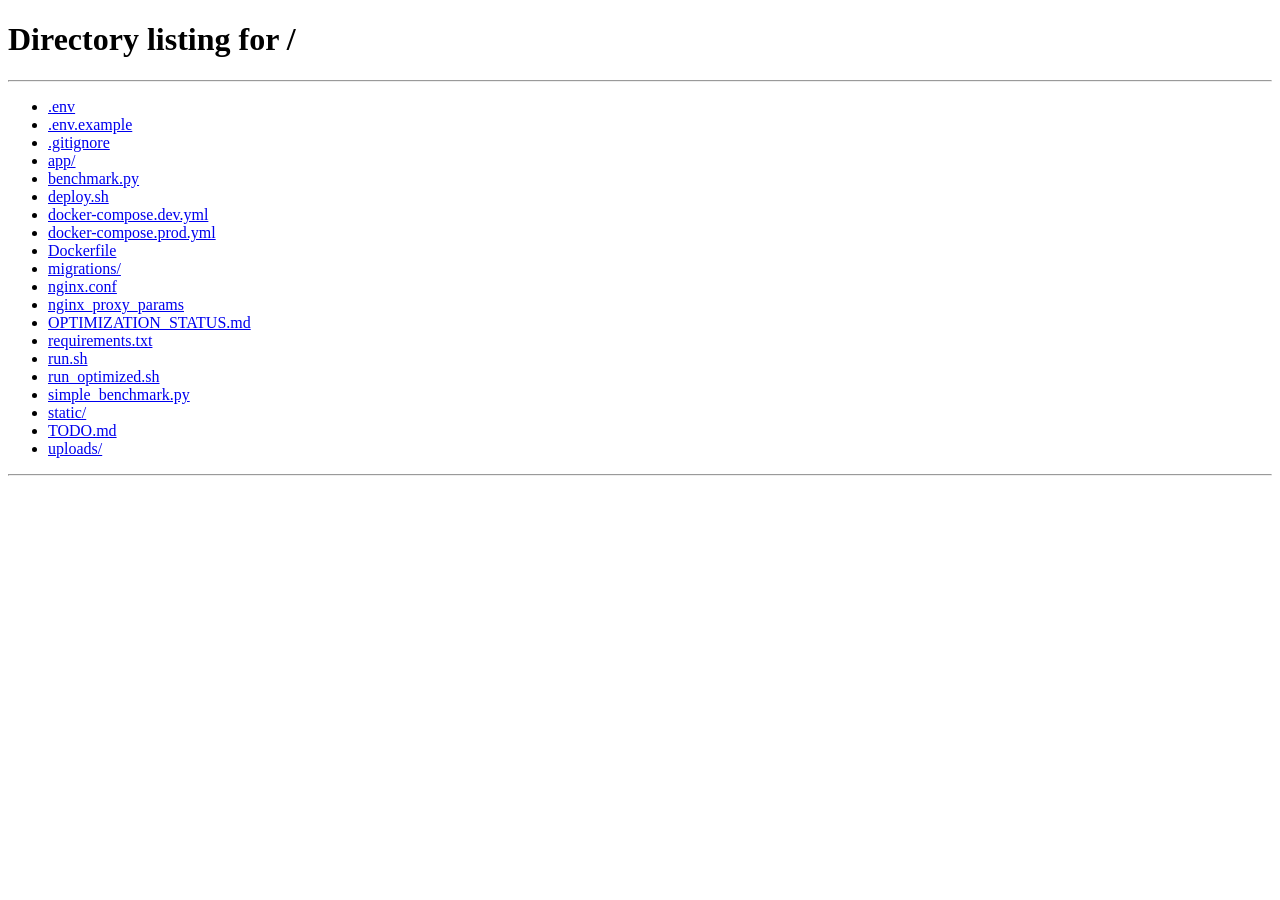
<file: static/host.html>
<!DOCTYPE html>
<html lang="zh-TW">
<head>
<meta charset="UTF-8">
<meta name="viewport" content="width=device-width,initial-scale=1,viewport-fit=cover">
<meta name="mobile-web-app-capable" content="yes">
<meta name="apple-mobile-web-app-capable" content="yes">
<meta name="theme-color" content="#f4f4f8">
<link rel="icon" href="data:image/svg+xml,<svg xmlns='http://www.w3.org/2000/svg' viewBox='0 0 32 32'><rect width='32' height='32' rx='8' fill='%233b5bdb'/><text y='24' x='4' font-size='22'>&#127969;</text></svg>">
<title>房東門戶 – SmartClean</title>
<style>

/* SmartClean 2025 — Bold, Dark-Capable Design System */
*,*::before,*::after{box-sizing:border-box;margin:0;padding:0;-webkit-tap-highlight-color:transparent}
html{scroll-behavior:smooth}
body{font-family:-apple-system,'Inter',system-ui,sans-serif;background:#f4f4f8;color:#111118;-webkit-font-smoothing:antialiased;line-height:1.5;min-height:100svh}

/* ── Loading ── */
#_ov{display:none;position:fixed;inset:0;z-index:9999;background:rgba(10,10,18,.6);backdrop-filter:blur(6px);align-items:center;justify-content:center;flex-direction:column;gap:14px}
._sp{width:38px;height:38px;border:3px solid rgba(255,255,255,.2);border-top-color:#fff;border-radius:50%;animation:_s .7s linear infinite}
@keyframes _s{to{transform:rotate(360deg)}}
#_ov span{color:#fff;font-size:14px;font-weight:600}

/* ── Toast ── */
.toast{position:fixed;bottom:calc(88px + env(safe-area-inset-bottom));left:50%;transform:translateX(-50%) translateY(12px);background:#111118;color:#fff;padding:12px 22px;border-radius:999px;font-size:14px;font-weight:600;box-shadow:0 8px 32px rgba(0,0,0,.18);opacity:0;transition:.3s cubic-bezier(.2,1,.3,1);z-index:9998;white-space:nowrap;pointer-events:none;border:1px solid rgba(255,255,255,.08)}
.toast.show{opacity:1;transform:translateX(-50%) translateY(0)}
.toast.error{background:#b91c1c}
.toast.success{background:#166534}

/* ── Header ── */
.hdr{position:sticky;top:0;z-index:100;display:flex;align-items:center;justify-content:space-between;padding:calc(env(safe-area-inset-top)+12px) 18px 12px;background:rgba(244,244,248,.9);backdrop-filter:blur(20px) saturate(1.8);-webkit-backdrop-filter:blur(20px) saturate(1.8);border-bottom:1px solid rgba(0,0,0,.07)}
.hdr-title{font-size:17px;font-weight:700;letter-spacing:-.025em}
.hdr-btn{padding:7px 15px;border-radius:999px;border:1.5px solid rgba(0,0,0,.1);background:#fff;font-size:13px;font-weight:600;color:#444;cursor:pointer;transition:.15s;font-family:inherit}
.hdr-btn:active{background:#f0f0f4}

/* ── Cards ── */
.card{background:#fff;border-radius:20px;padding:18px;box-shadow:0 1px 3px rgba(0,0,0,.06),0 4px 12px rgba(0,0,0,.04);border:1px solid rgba(0,0,0,.05)}
.card+.card{margin-top:10px}

/* ── Stats ── */
.stats{display:grid;gap:10px;padding:14px 16px 0}
.stat{background:#fff;border-radius:18px;padding:16px;box-shadow:0 1px 3px rgba(0,0,0,.05),0 4px 12px rgba(0,0,0,.03);border:1px solid rgba(0,0,0,.05);cursor:default}
.stat-n{font-size:26px;font-weight:800;letter-spacing:-.04em;line-height:1}
.stat-l{font-size:11px;font-weight:600;color:#888;margin-top:5px;text-transform:uppercase;letter-spacing:.03em}

/* ── Badges ── */
.badge{display:inline-flex;align-items:center;gap:5px;padding:4px 10px;border-radius:999px;font-size:11px;font-weight:700;letter-spacing:.02em}
.badge::before{content:'';width:5px;height:5px;border-radius:50%;flex-shrink:0}
.b-open{background:#fff7ed;color:#c2410c}.b-open::before{background:#f97316}
.b-accepted{background:#eff6ff;color:#1d4ed8}.b-accepted::before{background:#3b82f6}
.b-arrived{background:#fdf4ff;color:#7e22ce}.b-arrived::before{background:#a855f7}
.b-completed{background:#f0fdf4;color:#15803d}.b-completed::before{background:#22c55e}
.b-cancelled{background:#f9fafb;color:#6b7280}.b-cancelled::before{background:#9ca3af}
.b-verified{background:#ecfdf5;color:#065f46}.b-verified::before{background:#10b981}

/* ── Inputs ── */
.field{margin-bottom:16px}
.field label{display:block;font-size:11px;font-weight:700;letter-spacing:.06em;text-transform:uppercase;color:#888;margin-bottom:7px}
.input{width:100%;padding:13px 15px;background:#f4f4f8;border:1.5px solid transparent;border-radius:13px;font-size:15px;font-weight:500;color:#111118;outline:none;transition:.15s;font-family:inherit}
.input::placeholder{color:#aaa}
.input:focus{background:#fff;border-color:#3b5bdb;box-shadow:0 0 0 3px rgba(59,91,219,.1)}
textarea.input{resize:none;line-height:1.5}
select.input{cursor:pointer}

/* ── Buttons ── */
.btn{width:100%;padding:15px;border-radius:16px;font-size:15px;font-weight:700;letter-spacing:-.01em;border:none;cursor:pointer;transition:.15s;font-family:inherit}
.btn:active{transform:scale(.97);opacity:.9}
.btn:disabled{opacity:.4;cursor:not-allowed;transform:none}
.btn-primary{background:#111118;color:#fff}
.btn-blue{background:#3b5bdb;color:#fff}
.btn-ghost{background:transparent;color:#888;border:1.5px solid rgba(0,0,0,.1)}

/* ── Action row ── */
.actions{display:flex;gap:8px;margin-top:14px;padding-top:14px;border-top:1px solid #f0f0f4}
.act{flex:1;padding:10px;border-radius:12px;border:none;font-size:13px;font-weight:700;cursor:pointer;transition:.15s;font-family:inherit}
.act:active{transform:scale(.95)}
.act-blue{background:#eff6ff;color:#1d4ed8}
.act-red{background:#fef2f2;color:#dc2626}
.act-green{background:#f0fdf4;color:#15803d}

/* ── Bottom nav ── */
.nav{position:fixed;bottom:0;left:0;right:0;z-index:100;display:flex;background:rgba(244,244,248,.92);backdrop-filter:blur(20px) saturate(1.8);-webkit-backdrop-filter:blur(20px) saturate(1.8);border-top:1px solid rgba(0,0,0,.07);padding:8px 8px calc(8px + env(safe-area-inset-bottom))}
.nav-item{flex:1;display:flex;flex-direction:column;align-items:center;gap:3px;padding:8px 4px;border:none;background:none;border-radius:12px;color:#888;font-size:10px;font-weight:700;letter-spacing:.03em;cursor:pointer;transition:.15s;text-transform:uppercase;font-family:inherit}
.nav-item .ni{font-size:21px;line-height:1}
.nav-item.on{color:#3b5bdb}

/* ── FAB ── */
.fab{position:fixed;bottom:calc(76px + env(safe-area-inset-bottom));right:18px;width:54px;height:54px;border-radius:18px;background:#111118;color:#fff;border:none;font-size:26px;display:flex;align-items:center;justify-content:center;box-shadow:0 4px 20px rgba(0,0,0,.2);z-index:200;cursor:pointer;transition:transform .3s cubic-bezier(.34,1.56,.64,1);font-family:inherit}
.fab:active{transform:scale(.88) rotate(45deg)}

/* ── Segment ── */
.seg{display:flex;background:rgba(0,0,0,.06);padding:4px;border-radius:15px;margin:0 16px 16px;gap:4px}
.seg-btn{flex:1;padding:10px 8px;border:none;background:transparent;border-radius:12px;font-size:13px;font-weight:700;color:#888;cursor:pointer;transition:.2s;font-family:inherit}
.seg-btn.on{background:#fff;color:#111118;box-shadow:0 1px 4px rgba(0,0,0,.1)}

/* ── Chips ── */
.chips{display:flex;gap:6px;overflow-x:auto;padding:0 16px 14px;scrollbar-width:none}
.chips::-webkit-scrollbar{display:none}
.chip{flex-shrink:0;padding:8px 16px;border-radius:999px;border:1.5px solid rgba(0,0,0,.08);background:#fff;font-size:13px;font-weight:600;color:#666;white-space:nowrap;cursor:pointer;transition:.15s;font-family:inherit}
.chip.on{background:#111118;color:#fff;border-color:#111118}

/* ── Info rows ── */
.row{display:flex;align-items:center;gap:8px;font-size:13px;font-weight:500;color:#666;margin-top:7px;line-height:1.4}
.row a{color:#3b5bdb;text-decoration:none;font-weight:600}

/* ── Note block ── */
.note{background:#eff6ff;border-left:3px solid #3b5bdb;border-radius:0 10px 10px 0;padding:10px 12px;margin-top:10px;font-size:13px;color:#111118}
.note-lbl{font-size:10px;font-weight:800;color:#3b5bdb;letter-spacing:.05em;text-transform:uppercase;margin-bottom:4px}

/* ── Map link ── */
.maplink{display:inline-flex;align-items:center;gap:6px;padding:9px 14px;border-radius:12px;background:#eff6ff;color:#1d4ed8;text-decoration:none;font-size:13px;font-weight:700;margin-top:10px}

/* ── Photo strip ── */
.strip{display:flex;gap:6px;overflow-x:auto;padding:8px 0;scrollbar-width:none}
.strip::-webkit-scrollbar{display:none}
.strip img{width:68px;height:68px;border-radius:12px;object-fit:cover;flex-shrink:0;border:2px solid #fff;box-shadow:0 2px 8px rgba(0,0,0,.1)}

/* ── Empty ── */
.empty{display:flex;flex-direction:column;align-items:center;padding:56px 20px;text-align:center;color:#888}
.empty .ei{font-size:48px;margin-bottom:14px;opacity:.5}
.empty .et{font-size:16px;font-weight:700;color:#444}
.empty .es{font-size:13px;margin-top:4px}

/* ── Modal sheet ── */
.modal{display:none;position:fixed;inset:0;z-index:1000;background:rgba(0,0,0,.45);backdrop-filter:blur(8px);align-items:flex-end;justify-content:center}
.modal.open{animation:_oi .2s ease both}
@keyframes _oi{from{opacity:0}}
.sheet{background:#fff;width:100%;max-width:500px;border-radius:24px 24px 0 0;padding:24px 22px calc(22px + env(safe-area-inset-bottom));max-height:92svh;overflow-y:auto;animation:_su .32s cubic-bezier(.2,1,.3,1)}
@keyframes _su{from{transform:translateY(100%)}}
.hdl{width:36px;height:4px;background:#e5e5ea;border-radius:2px;margin:0 auto 22px}
.stitle{font-size:20px;font-weight:800;letter-spacing:-.03em;text-align:center;margin-bottom:20px}

/* ── Price ── */
.price{font-size:22px;font-weight:800;color:#f97316;letter-spacing:-.03em}
.price::before{content:'$';font-size:14px;color:#aaa;margin-right:1px}

/* ── Utilities ── */
.g2{display:grid;grid-template-columns:1fr 1fr;gap:10px}
.g3{display:grid;grid-template-columns:1fr 1fr 1fr;gap:8px}
.pb-nav{padding-bottom:calc(76px + env(safe-area-inset-bottom))}
.section{padding:14px 16px 0}


.order-card{background:#fff;border-radius:20px;padding:18px;margin-bottom:10px;border:1px solid rgba(0,0,0,.05);box-shadow:0 1px 3px rgba(0,0,0,.05),0 4px 12px rgba(0,0,0,.04);animation:ci .4s cubic-bezier(.2,1,.3,1) both}
@keyframes ci{from{opacity:0;transform:translateY(12px)}}
.oc-top{display:flex;justify-content:space-between;align-items:flex-start;margin-bottom:10px}
.oc-name{font-size:17px;font-weight:700;letter-spacing:-.02em;margin-top:8px}
.gallery-ov{display:none;position:fixed;inset:0;z-index:2000;background:#0d0d14;flex-direction:column}
.gallery-ov.open{display:flex;animation:fi .2s ease}
@keyframes fi{from{opacity:0}}
.gal-hdr{display:flex;justify-content:space-between;align-items:center;padding:calc(env(safe-area-inset-top)+16px) 18px 14px;border-bottom:1px solid rgba(255,255,255,.08)}
.gal-hdr h3{color:#fff;font-size:17px;font-weight:700}
.gal-close{background:rgba(255,255,255,.08);border:none;color:#fff;width:36px;height:36px;border-radius:50%;font-size:18px;display:flex;align-items:center;justify-content:center;cursor:pointer;font-family:inherit}
.gal-grid{flex:1;overflow-y:auto;display:grid;grid-template-columns:1fr 1fr;gap:8px;padding:16px}
.gal-grid img{width:100%;border-radius:16px;aspect-ratio:1;object-fit:cover;cursor:pointer}
.gal-foot{padding:14px 18px calc(14px + env(safe-area-inset-bottom))}
.verified-tag{padding:15px;background:#f0fdf4;border-radius:16px;text-align:center;color:#15803d;font-weight:700;font-size:15px}
.addr-hint{font-size:12px;font-weight:600;margin-top:5px;min-height:16px}
.addr-ok{color:#15803d}.addr-err{color:#dc2626}

</style>
</head>
<body class="pb-nav">
<div id="_ov" style="display:none"><div class="_sp"></div><span>載入中...</span></div>

<header class="hdr">
  <span class="hdr-title" id="_htitle">房東門戶</span>
  <button class="hdr-btn" onclick="doLogout()">登出</button>
</header>
<div class="stats" style="grid-template-columns:repeat(3,1fr);margin-bottom:6px">
  <div class="stat"><div class="stat-n" style="color:#f97316" id="sO">—</div><div class="stat-l">待接單</div></div>
  <div class="stat"><div class="stat-n" style="color:#3b5bdb" id="sA">—</div><div class="stat-l">進行中</div></div>
  <div class="stat"><div class="stat-n" style="color:#16a34a" id="sP">—</div><div class="stat-l">待驗收</div></div>
</div>
<div class="seg">
  <button class="seg-btn on" id="tO" onclick="goPg('orders')">📋 訂單</button>
  <button class="seg-btn"    id="tP" onclick="goPg('props')">🏡 房源</button>
</div>
<div class="chips" id="_chips">
  <div class="chip on" data-f="all"      onclick="setF('all')">全部</div>
  <div class="chip"    data-f="open"     onclick="setF('open')">⏳ 待接</div>
  <div class="chip"    data-f="accepted" onclick="setF('accepted')">🔄 進行中</div>
  <div class="chip"    data-f="pending"  onclick="setF('pending')">📸 待驗收</div>
  <div class="chip"    data-f="verified" onclick="setF('verified')">✅ 已驗收</div>
</div>
<div class="section">
  <div id="_orders"></div>
  <div id="_props" style="display:none"></div>
</div>
<button class="fab" onclick="onFab()">+</button>
<nav class="nav">
  <button class="nav-item on" id="nO" onclick="goPg('orders')"><span class="ni">📋</span>訂單</button>
  <button class="nav-item"    id="nP" onclick="goPg('props')"><span class="ni">🏡</span>房源</button>
</nav>
<div class="modal" id="modal" onclick="if(event.target===this)closeModal()">
  <div class="sheet" style="max-height:92svh;overflow-y:auto">
    <div class="hdl"></div>
    <div class="stitle" id="_mt">表單</div>
    <div id="_mb"></div>
    <button class="btn btn-primary" id="_submit" data-label="確認" style="margin-top:14px">確認</button>
    <button class="btn btn-ghost" onclick="closeModal()" style="margin-top:8px">取消</button>
  </div>
</div>
<div class="gallery-ov" id="gallery">
  <div class="gal-hdr"><h3>📸 完工照片</h3><button class="gal-close" onclick="closeGal()">✕</button></div>
  <div class="gal-grid" id="_gg"></div>
  <div class="gal-foot" id="_gf"></div>
</div>

<div class="toast" id="toast"></div>
<script>
window.Auth={getToken(){return localStorage.getItem('auth_token')},setToken(t){localStorage.setItem('auth_token',t)},clear(){localStorage.clear()},headers(){const t=this.getToken();return t?{'Content-Type':'application/json','Authorization':'Bearer '+t}:{'Content-Type':'application/json'}}};
window.apiFetch=async function(path,method='GET',body=null,isForm=false){const opts={method};if(isForm){const t=Auth.getToken();if(t)opts.headers={'Authorization':'Bearer '+t};opts.body=body}else{opts.headers=Auth.headers();if(body)opts.body=JSON.stringify(body)}const res=await fetch('/api'+path,opts);if(res.status===401&&!['/','/index.html',''].includes(location.pathname)){Auth.clear();location.href='/';throw new Error('401')}let data;try{data=await res.json()}catch{data={success:false,detail:'HTTP '+res.status+': '+res.statusText}}return{ok:res.ok,status:res.status,data}};
let _tt=null;window.showToast=function(msg,type=''){const el=document.getElementById('toast');if(!el)return;el.textContent=msg;el.className='toast show'+(type?' '+type:'');clearTimeout(_tt);_tt=setTimeout(()=>el.classList.remove('show'),3200)};
window.showLoading=function(txt){const o=document.getElementById('_ov');if(!o)return;const s=o.querySelector('span');if(s)s.textContent=txt||'載入中...';o.style.display='flex';document.body.style.overflow='hidden'};
window.hideLoading=function(){const o=document.getElementById('_ov');if(!o)return;o.style.display='none';document.body.style.overflow=''};
window.openModal=function(id='modal'){const m=document.getElementById(id);if(!m)return;m.querySelectorAll('#_submit,[data-submit]').forEach(b=>{b.disabled=false;if(b.dataset.label)b.textContent=b.dataset.label});m.style.display='flex';requestAnimationFrame(()=>m.classList.add('open'))};
window.closeModal=function(id='modal'){const m=document.getElementById(id);if(!m)return;m.classList.remove('open');setTimeout(()=>m.style.display='none',300)};
window.esc=window.e=function(s){if(s==null)return'';return String(s).replace(/&/g,'&amp;').replace(/</g,'&lt;').replace(/>/g,'&gt;').replace(/"/g,'&quot;').replace(/'/g,'&#039;')};
window.fmtDateTime=function(iso){if(!iso)return'—';try{const d=new Date(iso);if(isNaN(d))return iso;const n=new Date(),h=(n-d)/3600000;if(h<1)return Math.floor((n-d)/60000)+'分鐘前';if(h<24)return Math.floor(h)+'小時前';return d.toLocaleDateString('zh-TW',{month:'2-digit',day:'2-digit'})+' '+d.toLocaleTimeString('zh-TW',{hour:'2-digit',minute:'2-digit'})}catch{return iso}};
window.fmtPrice=n=>'$'+Number(n||0).toLocaleString();
window.haversine=function(a,b,c,d){const R=6371,r=x=>x*Math.PI/180,v=Math.sin(r(c-a)/2)**2+Math.cos(r(a))*Math.cos(r(c))*Math.sin(r(d-b)/2)**2;return R*2*Math.atan2(Math.sqrt(v),Math.sqrt(1-v))};
let _loc=null;window.getLocation=()=>new Promise(res=>{if(_loc){res(_loc);return}if(!navigator.geolocation){res(null);return}const t=setTimeout(()=>res(null),4000);navigator.geolocation.getCurrentPosition(p=>{clearTimeout(t);_loc={lat:p.coords.latitude,lng:p.coords.longitude};res(_loc)},()=>{clearTimeout(t);res(null)},{timeout:4000,maximumAge:60000})});
window.haptic=t=>navigator.vibrate&&navigator.vibrate(t==='error'?[25,15,25]:8);


const hostPhone=localStorage.getItem('host_phone');
const hostId=parseInt(localStorage.getItem('host_id'))||0;
const hostName=localStorage.getItem('host_name')||'房東';
if(!hostPhone){location.href='/';throw 0}
document.getElementById('_htitle').textContent=hostName;
function doLogout(){Auth.clear();location.href='/'}

let pg='orders',flt='all',allOrders=[];

function goPg(p){
  pg=p;
  ['orders','props'].forEach(x=>{
    document.getElementById('_'+x).style.display=x===p?'':'none';
    const t=document.getElementById('t'+x.charAt(0).toUpperCase());if(t)t.classList.toggle('on',x===p);
    const n=document.getElementById('n'+x.charAt(0).toUpperCase());if(n)n.classList.toggle('on',x===p);
  });
  document.getElementById('_chips').style.display=p==='orders'?'flex':'none';
  p==='orders'?loadOrders():loadProps();
}
function setF(f){
  flt=f;
  document.querySelectorAll('#_chips .chip').forEach(c=>c.classList.toggle('on',c.dataset.f===f));
  renderOrders();
}
const SL={open:'待接單',accepted:'進行中',arrived:'清潔中',completed:'待驗收',cancelled:'已取消'};
function sl(o){return o.status==='completed'&&o.accepted_by_host?'已驗收':SL[o.status]||o.status}
function sb(o){return o.status==='completed'&&o.accepted_by_host?'b-verified':'b-'+(o.status||'open')}

async function loadOrders(){
  showLoading('載入訂單…');
  const{ok,data}=await apiFetch('/orders?status=all&limit=200');
  hideLoading();
  if(!ok){showToast('載入失敗','error');return}
  allOrders=(data.data||[]).filter(o=>o.host_phone&&o.host_phone.trim()===hostPhone);
  document.getElementById('sO').textContent=allOrders.filter(o=>o.status==='open').length;
  document.getElementById('sA').textContent=allOrders.filter(o=>o.status==='accepted'||o.status==='arrived').length;
  document.getElementById('sP').textContent=allOrders.filter(o=>o.status==='completed'&&!o.accepted_by_host).length;
  renderOrders();
}
function renderOrders(){
  let list=[...allOrders];
  if(flt==='open')         list=list.filter(o=>o.status==='open');
  else if(flt==='accepted')list=list.filter(o=>o.status==='accepted'||o.status==='arrived');
  else if(flt==='pending') list=list.filter(o=>o.status==='completed'&&!o.accepted_by_host);
  else if(flt==='verified')list=list.filter(o=>o.status==='completed'&&o.accepted_by_host);
  list.sort((a,b)=>(b.created_at||'')>(a.created_at||'')?1:-1);
  const el=document.getElementById('_orders');
  if(!list.length){el.innerHTML='<div class="empty"><div class="ei">📋</div><div class="et">暫無訂單</div><div class="es">點擊右下角 + 發布任務</div></div>';return}
  el.innerHTML=list.map((o,i)=>`
    <div class="order-card" style="animation-delay:${i*.03}s">
      <div class="oc-top">
        <div><span class="badge ${sb(o)}">${sl(o)}</span><div class="oc-name">${e(o.property_name)||'未命名'}</div></div>
        <div class="price">${o.price}</div>
      </div>
      <div class="row">📍 ${e(o.property_address||'—')}</div>
      <div class="row">🕐 退房 ${fmtDateTime(o.checkout_time)}</div>
      ${o.cleaner_name?`<div class="row">👷 ${e(o.cleaner_name)}</div>`:''}
      ${o.text_notes?`<div class="note"><div class="note-lbl">備註</div>${e(o.text_notes)}</div>`:''}
      ${pStrip(o)}
      ${o.status==='completed'&&!o.accepted_by_host?`<button class="btn btn-blue" style="margin-top:14px" onclick="openGal(${o.id})">📸 查看完工照片並驗收</button>`:''}
      ${o.status==='completed'&&o.accepted_by_host?'<div class="verified-tag" style="margin-top:12px">✅ 已驗收完成</div>':''}
      ${o.status==='open'?`<div class="actions"><button class="act act-blue" onclick="editOrder(${o.id})">✏️ 編輯</button><button class="act act-red" onclick="delOrder(${o.id})">🗑️ 刪除</button></div>`:''}
    </div>`).join('');
}
function pStrip(o){
  if(!o.completion_photos)return'';
  try{const p=typeof o.completion_photos==='string'?JSON.parse(o.completion_photos):(o.completion_photos||[]);return p.length?'<div class="strip">'+p.slice(0,4).map(u=>`<img src="${e(u)}" onclick="openGal(${o.id})" loading="lazy">`).join('')+'</div>':''}catch{return''}
}
let _gid=null;
function openGal(id){
  _gid=id;const o=allOrders.find(x=>x.id===id);if(!o)return;
  let p=[];try{p=o.completion_photos?(typeof o.completion_photos==='string'?JSON.parse(o.completion_photos):o.completion_photos):[]}catch{}
  document.getElementById('_gg').innerHTML=p.map(u=>`<img src="${e(u)}" onclick="window.open('${e(u)}','_blank')">`).join('')||'<p style="color:rgba(255,255,255,.4);text-align:center;padding:40px;grid-column:1/-1">暫無照片</p>';
  document.getElementById('_gf').innerHTML=o.accepted_by_host?'<div class="verified-tag">✅ 已驗收</div>':`<button class="btn btn-primary" onclick="doVerify(${id})">✅ 確認驗收</button>`;
  document.getElementById('gallery').classList.add('open');
}
function closeGal(){document.getElementById('gallery').classList.remove('open');_gid=null}
async function doVerify(id){
  if(!confirm('確認驗收此訂單？'))return;
  const{ok}=await apiFetch('/orders/'+id,'PATCH',{accepted_by_host:1});
  if(ok){showToast('驗收成功','success');closeGal();loadOrders()}else showToast('驗收失敗','error');
}
async function delOrder(id){
  if(!confirm('確定刪除此訂單？'))return;
  const{ok}=await apiFetch('/orders/'+id,'DELETE');
  if(ok){showToast('已刪除','success');loadOrders()}else showToast('刪除失敗','error');
}

// ── Properties ──────────────────────────────────────────────────
async function loadProps(){
  showLoading('載入房源…');
  const{ok,data}=await apiFetch('/properties?status=active');
  hideLoading();
  if(!ok){showToast('載入失敗','error');return}
  const props=(data.data||[]).filter(p=>p.host_phone===hostPhone);
  const el=document.getElementById('_props');
  if(!props.length){el.innerHTML='<div class="empty"><div class="ei">🏡</div><div class="et">尚無房源</div><div class="es">點擊 + 新增</div></div>';return}
  el.innerHTML=props.map((p,i)=>`
    <div class="order-card" style="animation-delay:${i*.03}s">
      <div class="oc-name">${e(p.name)}</div>
      <div class="row">📍 ${e(p.address)}</div>
      <div style="display:flex;gap:6px;flex-wrap:wrap;margin-top:10px">
        <span class="badge" style="background:#f4f4f8;color:#666">🛏 ${p.bedrooms||0}</span>
        <span class="badge" style="background:#f4f4f8;color:#666">🚿 ${p.bathrooms||0}</span>
        ${p.area?`<span class="badge" style="background:#f4f4f8;color:#666">📐 ${p.area}sqft</span>`:''}
      </div>
      <div class="actions">
        <button class="act act-blue" onclick="editProp(${p.id})">✏️ 修改</button>
        <button class="act act-red"  onclick="delProp(${p.id})">🗑️ 刪除</button>
      </div>
    </div>`).join('');
}
async function delProp(id){
  if(!confirm('確定刪除此房源？'))return;
  const{ok}=await apiFetch('/properties/'+id,'DELETE');
  if(ok){showToast('已刪除','success');loadProps()}else showToast('刪除失敗','error');
}
async function verifyAddr(){
  const addr=document.getElementById('pAddr')?.value.trim();const st=document.getElementById('_ast');
  if(!addr||!st)return;st.textContent='🔄 驗證中…';st.className='addr-hint';
  const{ok,data}=await apiFetch('/geocode?address='+encodeURIComponent(addr));
  if(ok&&data.success){
    st.textContent='✅ 地址驗證成功';st.className='addr-hint addr-ok';
    if(data.province)(document.getElementById('pProv')||{}).value=data.province;
    if(data.city)(document.getElementById('pCity')||{}).value=data.city;
    if(data.street)(document.getElementById('pSt')||{}).value=data.street;
    if(data.house_number)(document.getElementById('pH')||{}).value=data.house_number;
    if(data.postcode)(document.getElementById('pPost')||{}).value=data.postcode;
  }else{st.textContent='❌ 無法識別地址';st.className='addr-hint addr-err'}
}
function propForm(p={}){return`
  <div class="field"><label>房源名稱 *</label><input type="text" id="pName" class="input" value="${e(p.name||'')}" placeholder="如：信義區景觀套房"></div>
  <div class="field"><label>完整地址 *</label>
    <div style="display:flex;gap:8px"><input type="text" id="pAddr" class="input" value="${e(p.address||'')}" placeholder="詳細地址" style="flex:1"><button type="button" onclick="verifyAddr()" style="padding:0 16px;border-radius:13px;border:none;background:#3b5bdb;color:#fff;font-weight:700;cursor:pointer;flex-shrink:0;font-family:inherit">驗證</button></div>
    <div id="_ast" class="addr-hint"></div></div>
  <div class="g2">
    <div class="field"><label>省/州</label><input type="text" id="pProv" class="input" value="${e(p.province||'')}"></div>
    <div class="field"><label>市/區</label><input type="text" id="pCity" class="input" value="${e(p.city||'')}"></div>
  </div>
  <div class="g2">
    <div class="field"><label>街道</label><input type="text" id="pSt" class="input" value="${e(p.street||'')}"></div>
    <div class="field"><label>門牌</label><input type="text" id="pH" class="input" value="${e(p.house_number||'')}"></div>
  </div>
  <div class="g2">
    <div class="field"><label>郵遞區號</label><input type="text" id="pPost" class="input" value="${e(p.postal_code||'')}"></div>
    <div class="field"><label>面積(sqft)</label><input type="number" id="pArea" class="input" value="${p.area||800}"></div>
  </div>
  <div class="g3">
    <div class="field"><label>臥室</label><input type="number" id="pBed" class="input" value="${p.bedrooms||1}" min="0"></div>
    <div class="field"><label>衛浴</label><input type="number" id="pBath" class="input" value="${p.bathrooms||1}" min="0"></div>
    <div class="field"><label>樓層</label><input type="number" id="pFlr" class="input" value="${p.floor||1}" min="1"></div>
  </div>`}
function readPF(){return{name:document.getElementById('pName').value.trim(),address:document.getElementById('pAddr').value.trim(),province:document.getElementById('pProv')?.value.trim()||'',city:document.getElementById('pCity')?.value.trim()||'',street:document.getElementById('pSt')?.value.trim()||'',house_number:document.getElementById('pH')?.value.trim()||'',postal_code:document.getElementById('pPost')?.value.trim()||'',area:parseFloat(document.getElementById('pArea')?.value)||800,bedrooms:parseInt(document.getElementById('pBed')?.value)||1,bathrooms:parseInt(document.getElementById('pBath')?.value)||1,floor:parseInt(document.getElementById('pFlr')?.value)||1,host_phone:hostPhone}}
function showPropModal(p={},edit=false){
  document.getElementById('_mt').textContent=edit?'修改房源':'新增房源';
  document.getElementById('_mb').innerHTML=propForm(p);
  const btn=document.getElementById('_submit');btn.dataset.label='確認';btn.textContent='確認';
  btn.onclick=async()=>{
    const body=readPF();if(!body.name){showToast('請填寫房源名稱');return}if(!body.address){showToast('請填寫地址');return}
    btn.disabled=true;btn.textContent='提交中…';
    try{const{ok,data}=edit?await apiFetch('/properties/'+p.id,'PUT',body):await apiFetch('/properties','POST',body);
    if(ok){showToast(edit?'已更新':'已新增','success');closeModal();loadProps()}else showToast(data.detail||'操作失敗','error')}
    finally{btn.disabled=false;btn.textContent='確認'}
  };openModal();
}
async function editProp(id){const{ok,data}=await apiFetch('/properties/'+id);if(ok)showPropModal(data.data,true)}
async function showOrderModal(ex=null){
  document.getElementById('_mt').textContent=ex?'修改訂單':'發布清潔任務';
  document.getElementById('_mb').innerHTML=`
    <div class="field"><label>房源 *</label><select id="oProp" class="input"><option>載入中…</option></select></div>
    <div class="field"><label>退房時間 *</label><input type="datetime-local" id="oTime" class="input" value="${ex?.checkout_time?.slice(0,16)||''}"></div>
    <div class="field"><label>清潔報價 ($)</label><input type="number" id="oPrice" class="input" placeholder="120" value="${ex?.price||''}"></div>
    <div class="field"><label>備註（可選）</label><textarea id="oNote" class="input" rows="2" placeholder="輸入備註…">${e(ex?.text_notes||'')}</textarea></div>`;
  apiFetch('/properties').then(({data})=>{
    const props=(data.data||[]).filter(p=>p.host_phone===hostPhone);
    document.getElementById('oProp').innerHTML=props.length?props.map(p=>`<option value="${p.id}" ${ex?.property_id===p.id?'selected':''}>${e(p.name)}</option>`).join(''):'<option value="">— 請先新增房源 —</option>';
  });
  const btn=document.getElementById('_submit');btn.dataset.label='確認';btn.textContent='確認';
  btn.onclick=async()=>{
    const propId=parseInt(document.getElementById('oProp').value)||0,time=document.getElementById('oTime').value,price=parseFloat(document.getElementById('oPrice').value)||0,notes=document.getElementById('oNote').value.trim()||null;
    if(!propId||!time){showToast('請選擇房源並設定退房時間');return}
    btn.disabled=true;btn.textContent=ex?'更新中…':'發布中…';
    try{
      if(ex){const{ok,data}=await apiFetch('/orders/'+ex.id,'PATCH',{checkout_time:time,text_notes:notes});if(ok){showToast('已更新','success');closeModal();loadOrders()}else showToast(data.detail||'失敗','error')}
      else{const{ok,data}=await apiFetch('/orders','POST',{property_id:propId,checkout_time:time,price,host_id:hostId,host_phone:hostPhone,text_notes:notes});if(ok){showToast('任務已發布！','success');closeModal();loadOrders()}else showToast(data.detail||'發布失敗','error')}
    }finally{btn.disabled=false;btn.textContent='確認'}
  };openModal();
}
function editOrder(id){const o=allOrders.find(x=>x.id===id);if(o)showOrderModal(o)}
function onFab(){pg==='orders'?showOrderModal():showPropModal()}
loadOrders();

</script>
</body>
</html>
</file>
